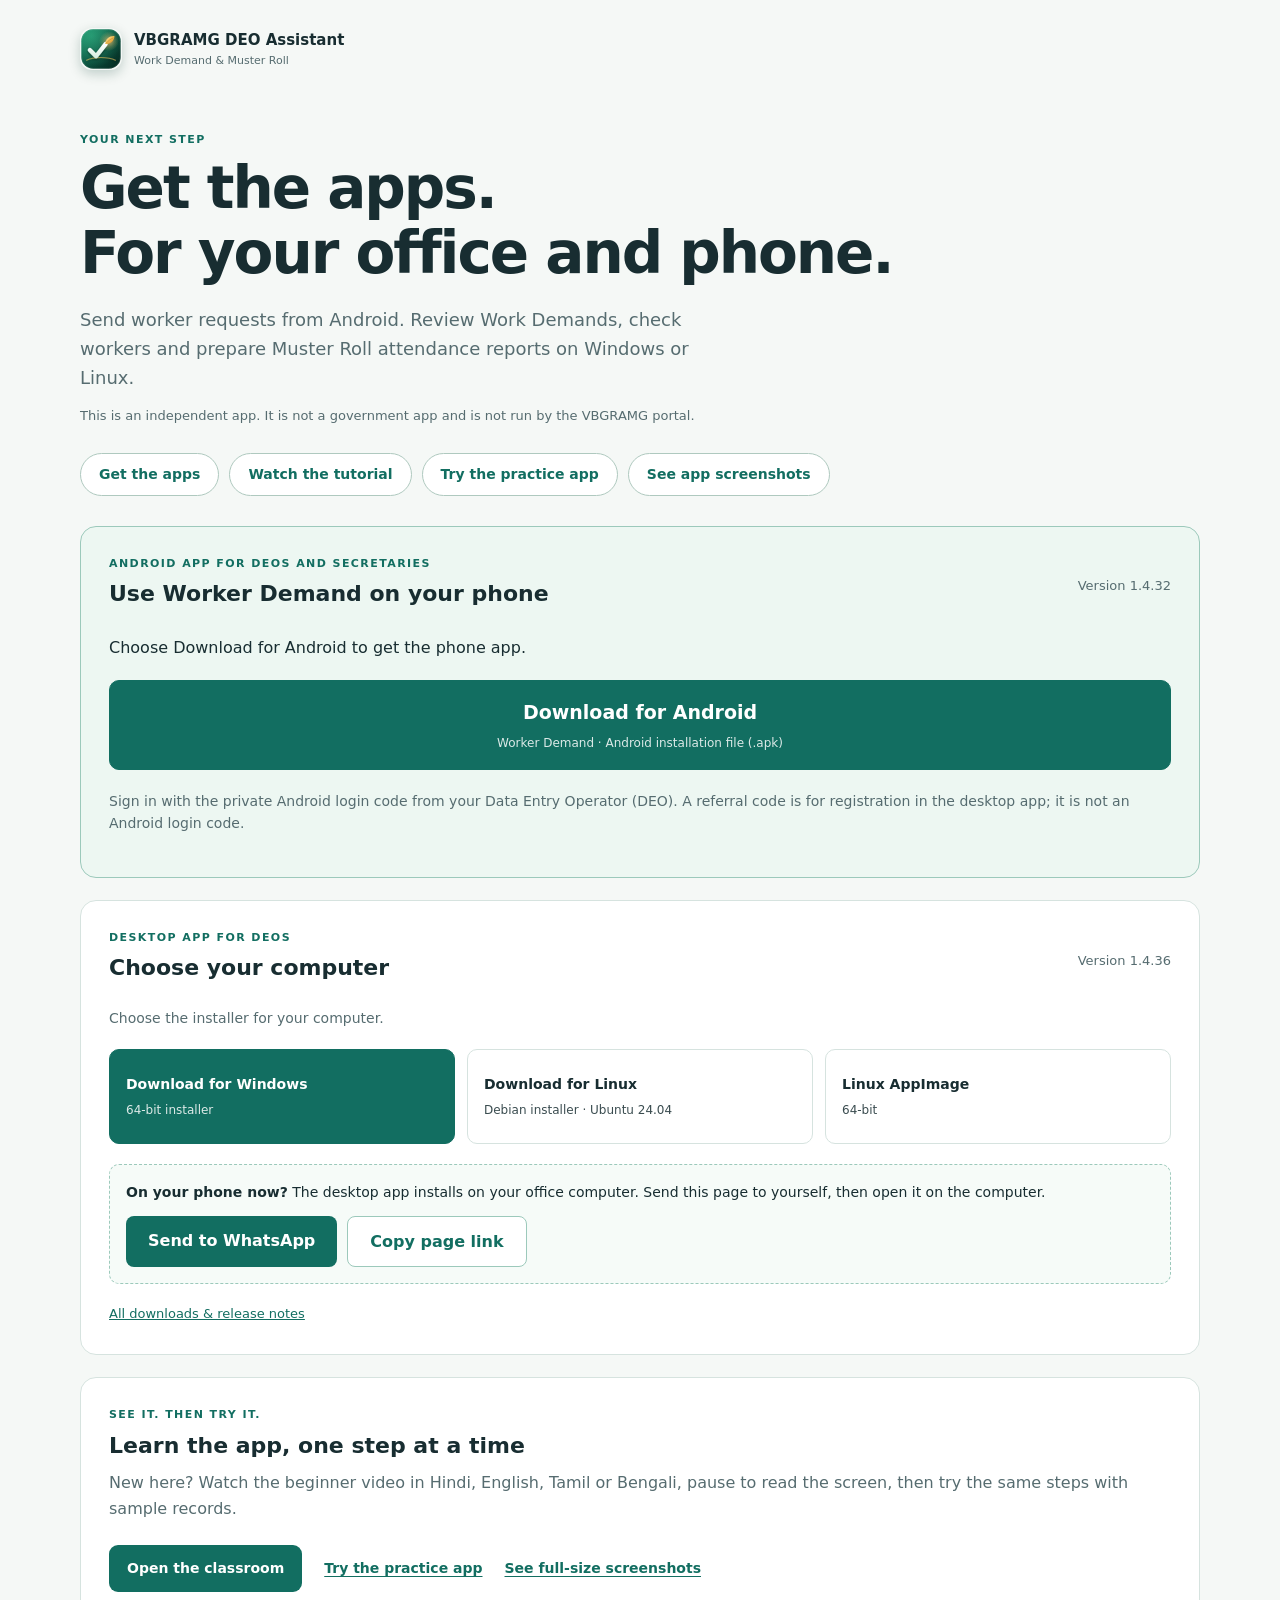
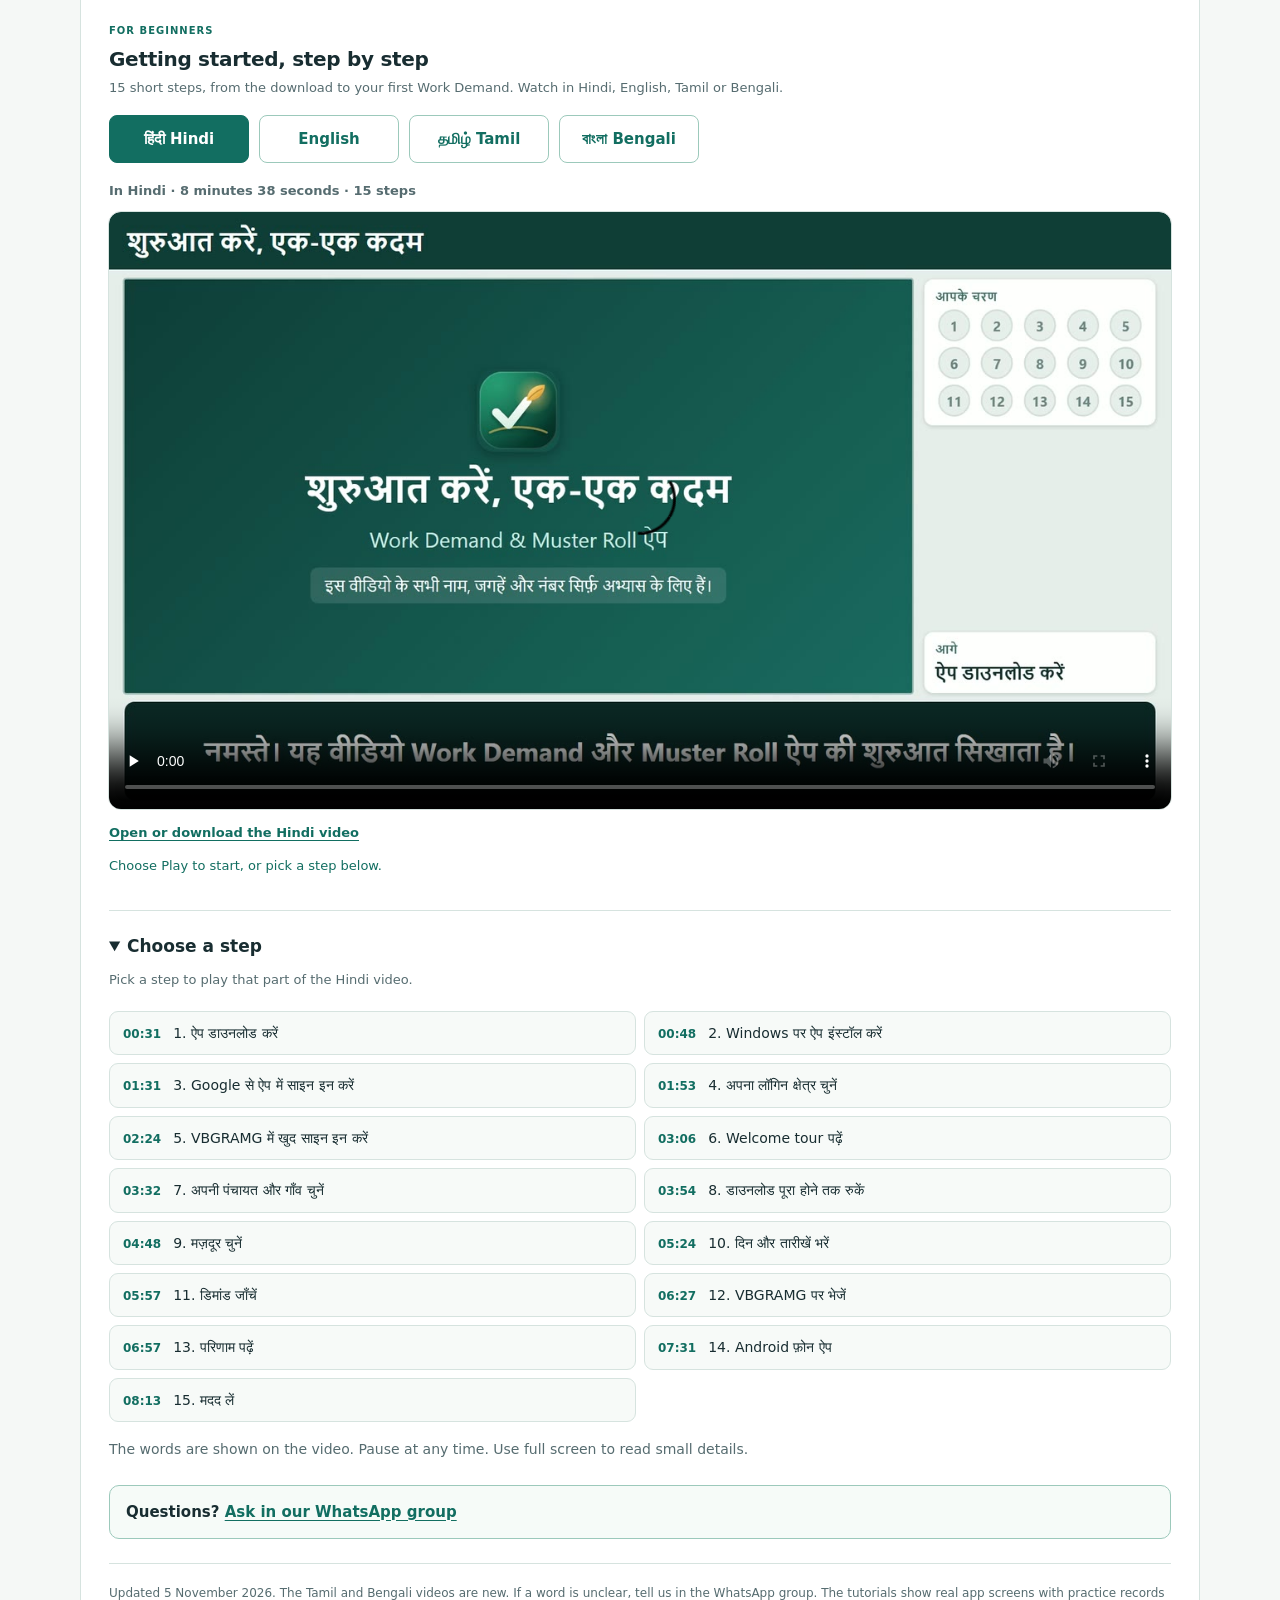
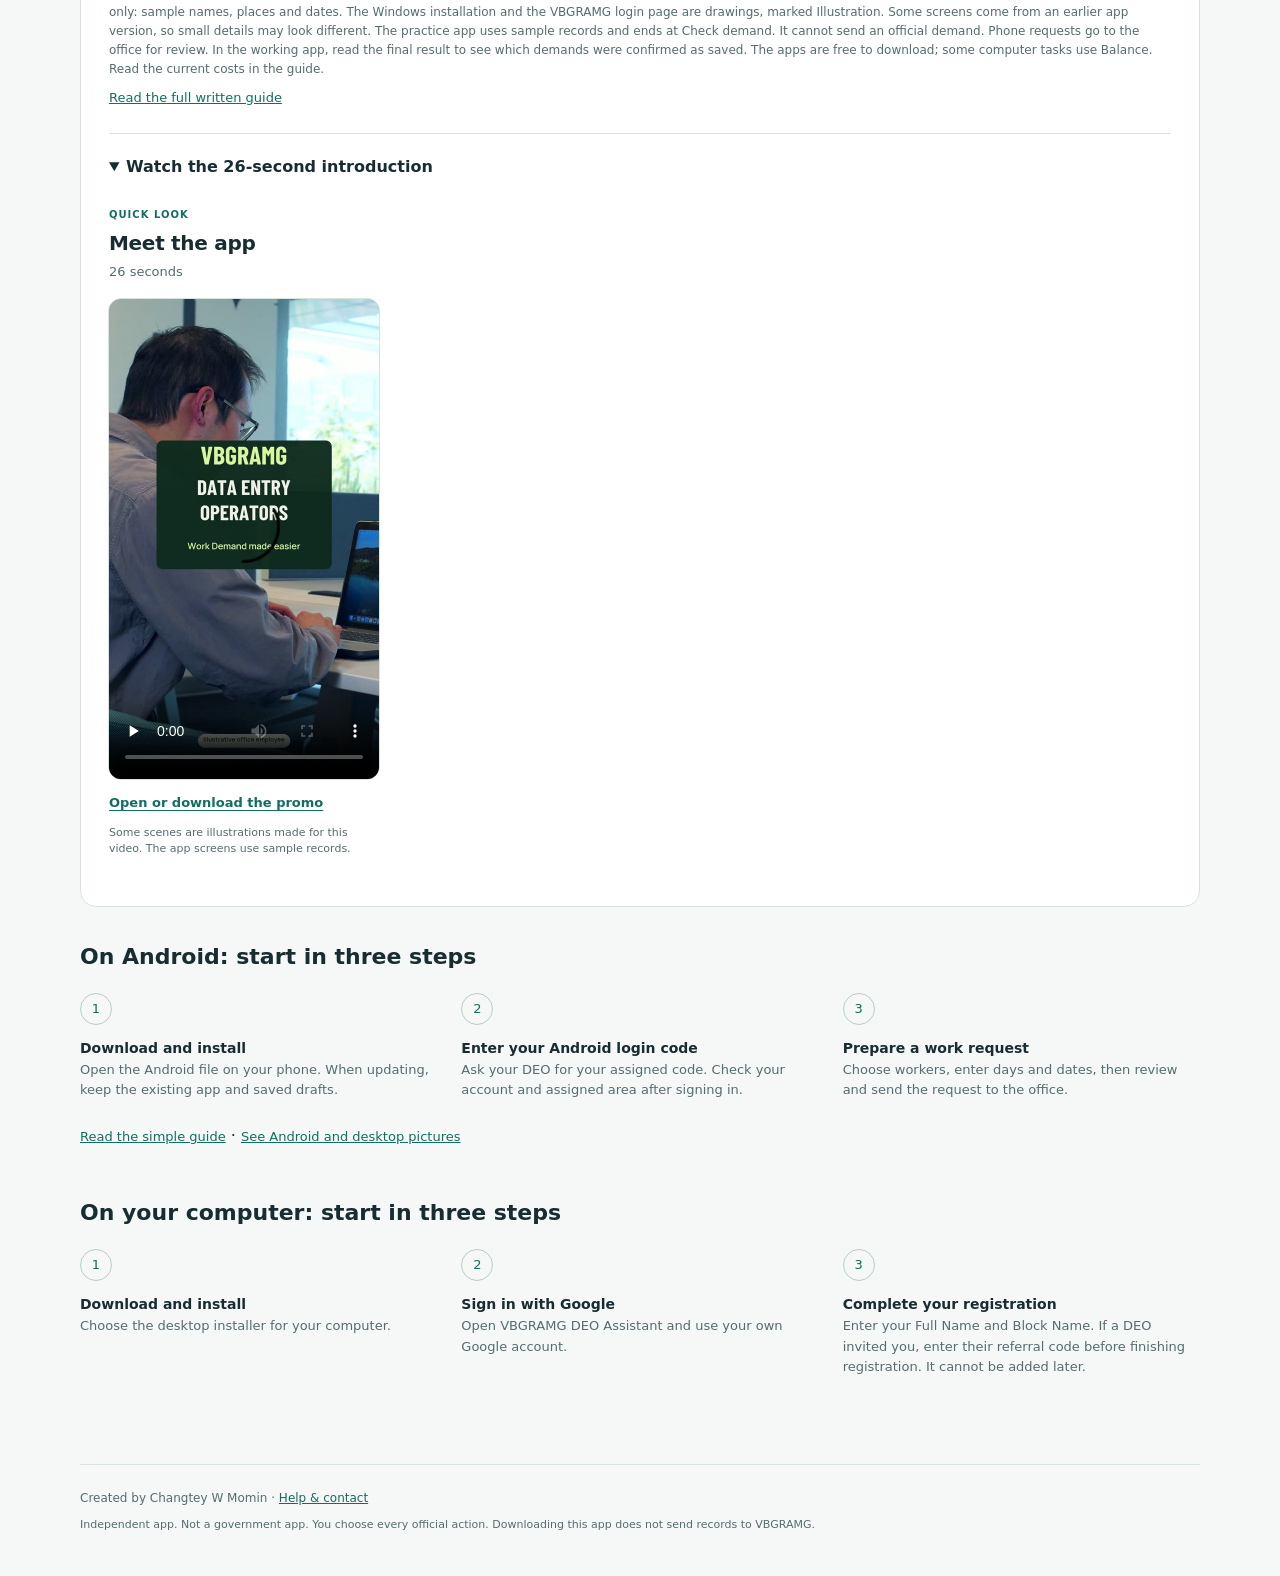
<file: docs/index.html>
<!doctype html>
<html lang="en">
<head>
  <meta charset="utf-8">
  <meta name="viewport" content="width=device-width,initial-scale=1">
  <meta name="referrer" content="no-referrer">
  <meta http-equiv="Content-Security-Policy" content="default-src 'none'; script-src 'self'; style-src 'self'; img-src 'self'; media-src 'self' https://github.com https://release-assets.githubusercontent.com; connect-src 'self' https://raw.githubusercontent.com https://lsjnyedpttpnajyaguhr.supabase.co; base-uri 'none'; form-action 'none'">
  <meta name="description" content="Download Worker Demand for Android and VBGRAMG DEO Assistant for Windows or Linux. Downloads, step-by-step videos in Hindi, English, Tamil and Bengali, a practice classroom and clear app screenshots.">
  <title>Download the apps for Android, Windows and Linux</title>
  <link rel="stylesheet" href="download.css?v=20261105b">
  <script src="download.js?v=20261111" defer></script>
</head>
<body>
  <header><a class="brand" href="https://github.com/Changtey/Worker-Demand-releases"><img class="brand-mark" src="app-logo.svg?v=20261104" alt="" width="42" height="42"><span>VBGRAMG DEO Assistant<small>Work Demand &amp; Muster Roll</small></span></a></header>
  <main>
    <p class="eyebrow">YOUR NEXT STEP</p>
    <h1>Get the apps.<br>For your office and phone.</h1>
    <p class="intro">Send worker requests from Android. Review Work Demands, check workers and prepare Muster Roll attendance reports on Windows or Linux.</p>
    <p class="independent">This is an independent app. It is not a government app and is not run by the VBGRAMG portal.</p>
    <nav class="quick-links" aria-label="On this page"><a href="#android-downloads">Get the apps</a><a href="#watch">Watch the tutorial</a><a href="learn/practice.html">Try the practice app</a><a href="learn/screenshots.html">See app screenshots</a></nav>
    <section class="invite" id="invitation" aria-labelledby="invitation-heading" hidden>
      <div><p class="eyebrow">YOU HAVE BEEN INVITED</p><h2 id="invitation-heading">Your referral code</h2><p id="invitation-check" role="status">Checking your referral code…</p></div>
      <div class="code-row"><label class="sr-only" for="referral-code">Your referral code</label><input id="referral-code" readonly><button id="copy-code" type="button">Copy code</button></div>
      <p class="benefit" id="invitation-benefit" hidden>Get <strong>+50 to your free balance</strong> when you register with this code, your Full Name and Block Name. Your welcome gift adds a separate 100 to your free balance.</p>
      <p id="copy-result" role="status"></p>
    </section>
    <section class="downloads" id="android-downloads" aria-labelledby="android-heading">
      <div class="section-heading"><div><p class="eyebrow">ANDROID APP FOR DEOS AND SECRETARIES</p><h2 id="android-heading">Use Worker Demand on your phone</h2></div><span id="android-version" class="version">Version 1.4.32</span></div>
      <p id="android-status" role="status">Choose Download for Android to get the phone app.</p>
      <!-- The four download links on this page work even on phones that cannot check the download list.
           tools/publish_referral_download_page.py refuses to publish them if they differ from the live list. -->
      <div class="download-options android-options">
        <a id="android" class="download primary" href="https://github.com/Changtey/Worker-Demand-releases/releases/download/v1.4.32/Worker-Demand-1.4.32.apk"><strong>Download for Android</strong><span>Worker Demand · Android installation file (.apk)</span></a>
      </div>
      <p class="download-help">Sign in with the private Android login code from your Data Entry Operator (DEO). A referral code is for registration in the desktop app; it is not an Android login code.</p>
    </section>
    <section class="downloads" id="computer-downloads" aria-labelledby="download-heading">
      <div class="section-heading"><div><p class="eyebrow">DESKTOP APP FOR DEOS</p><h2 id="download-heading">Choose your computer</h2></div><span id="version" class="version">Version 1.4.36</span></div>
      <p id="download-status" role="status">Choose the installer for your computer.</p>
      <div class="download-options">
        <a id="windows" class="download primary" href="https://github.com/Changtey/Worker-Demand-releases/releases/download/v1.4.36/VBGRAMG-DEO-Assistant-1.4.36-Setup.exe"><strong>Download for Windows</strong><span>64-bit installer</span></a>
        <a id="linux-deb" class="download" href="https://github.com/Changtey/Worker-Demand-releases/releases/download/v1.4.36/VBGRAMG-DEO-Assistant-1.4.36-Linux-x64.deb"><strong>Download for Linux</strong><span>Debian installer · Ubuntu 24.04</span></a>
        <a id="linux-appimage" class="download" href="https://github.com/Changtey/Worker-Demand-releases/releases/download/v1.4.36/VBGRAMG-DEO-Assistant-1.4.36-Linux-x64.AppImage"><strong>Linux AppImage</strong><span>64-bit</span></a>
      </div>
      <div class="send-to-computer">
        <p><strong>On your phone now?</strong> The desktop app installs on your office computer. Send this page to yourself, then open it on the computer.</p>
        <div class="send-actions"><a class="send-whatsapp" href="https://wa.me/?text=VBGRAMG%20DEO%20Assistant%20for%20your%20office%20computer.%20Open%20this%20page%20on%20the%20computer%2C%20then%20choose%20Download%20for%20Windows%3A%20https%3A%2F%2Fchangtey.github.io%2FWorker-Demand-releases%2F%23computer-downloads" rel="noopener">Send to WhatsApp</a><button id="copy-page-link" type="button">Copy page link</button></div>
        <p id="copy-page-result" role="status"></p>
      </div>
      <a class="text-link" href="https://github.com/Changtey/Worker-Demand-releases">All downloads &amp; release notes</a>
    </section>
    <section class="watch" id="watch" aria-labelledby="watch-heading">
      <p class="eyebrow">SEE IT. THEN TRY IT.</p>
      <h2 id="watch-heading">Learn the app, one step at a time</h2>
      <p class="watch-intro">New here? Watch the beginner video in Hindi, English, Tamil or Bengali, pause to read the screen, then try the same steps with sample records.</p>
      <div class="learning-actions"><a class="learn-primary" href="learn/classroom.html">Open the classroom</a><a href="learn/practice.html">Try the practice app</a><a href="learn/screenshots.html">See full-size screenshots</a></div>
      <div class="video-grid">
        <article class="video-card tutorial-card" aria-labelledby="tutorial-heading">
          <div class="video-heading"><span class="video-kind">FOR BEGINNERS</span><h3 id="tutorial-heading">Getting started, step by step</h3><p>15 short steps, from the download to your first Work Demand. Watch in Hindi, English, Tamil or Bengali.</p></div>
          <div class="language-choice" role="group" aria-label="Video language">
            <button type="button" data-tutorial-language="hi" aria-pressed="true" aria-controls="tutorial-hi"><span lang="hi">हिंदी</span> Hindi</button>
            <button type="button" data-tutorial-language="en" aria-pressed="false" aria-controls="tutorial-en">English</button>
            <button type="button" data-tutorial-language="ta" aria-pressed="false" aria-controls="tutorial-ta"><span lang="ta">தமிழ்</span> Tamil</button>
            <button type="button" data-tutorial-language="bn" aria-pressed="false" aria-controls="tutorial-bn"><span lang="bn">বাংলা</span> Bengali</button>
          </div>
          <!-- Step times come from the chapter marks in each finished video. -->
          <div class="tutorial-panel" id="tutorial-hi" data-tutorial-panel="hi">
            <p class="tutorial-length">In Hindi · 8 minutes 38 seconds · 15 steps</p>
            <video id="tutorial-video-hi" controls playsinline preload="none" width="1280" height="720" poster="videos/Getting-Started-Hindi-cover.jpg?v=20261105" aria-label="Tutorial in Hindi: Getting started, step by step">
              <source src="videos/Getting-Started-Hindi.mp4?v=20261105" type="video/mp4">
              <track kind="captions" src="videos/Getting-Started-Hindi.vtt?v=20261105" srclang="hi" label="हिंदी (Hindi)">
              Your browser cannot play this video. Use the video link below.
            </video>
            <div class="video-actions"><a class="video-link" href="videos/Getting-Started-Hindi.mp4">Open or download the Hindi video</a></div>
            <p class="lesson-status" role="status">Choose Play to start, or pick a step below.</p>
            <details class="lessons" open><summary>Choose a step</summary><p>Pick a step to play that part of the Hindi video.</p><ol class="chapter-list" lang="hi">
<li><button type="button" data-lesson-time="31.240" data-lesson-step="1" data-lesson-title="ऐप डाउनलोड करें"><span class="chapter-time">00:31</span><span>1. ऐप डाउनलोड करें</span></button></li>
<li><button type="button" data-lesson-time="48.560" data-lesson-step="2" data-lesson-title="Windows पर ऐप इंस्टॉल करें"><span class="chapter-time">00:48</span><span>2. Windows पर ऐप इंस्टॉल करें</span></button></li>
<li><button type="button" data-lesson-time="91.120" data-lesson-step="3" data-lesson-title="Google से ऐप में साइन इन करें"><span class="chapter-time">01:31</span><span>3. Google से ऐप में साइन इन करें</span></button></li>
<li><button type="button" data-lesson-time="113.960" data-lesson-step="4" data-lesson-title="अपना लॉगिन क्षेत्र चुनें"><span class="chapter-time">01:53</span><span>4. अपना लॉगिन क्षेत्र चुनें</span></button></li>
<li><button type="button" data-lesson-time="144.520" data-lesson-step="5" data-lesson-title="VBGRAMG में खुद साइन इन करें"><span class="chapter-time">02:24</span><span>5. VBGRAMG में खुद साइन इन करें</span></button></li>
<li><button type="button" data-lesson-time="186.040" data-lesson-step="6" data-lesson-title="Welcome tour पढ़ें"><span class="chapter-time">03:06</span><span>6. Welcome tour पढ़ें</span></button></li>
<li><button type="button" data-lesson-time="212.960" data-lesson-step="7" data-lesson-title="अपनी पंचायत और गाँव चुनें"><span class="chapter-time">03:32</span><span>7. अपनी पंचायत और गाँव चुनें</span></button></li>
<li><button type="button" data-lesson-time="234.600" data-lesson-step="8" data-lesson-title="डाउनलोड पूरा होने तक रुकें"><span class="chapter-time">03:54</span><span>8. डाउनलोड पूरा होने तक रुकें</span></button></li>
<li><button type="button" data-lesson-time="288.680" data-lesson-step="9" data-lesson-title="मज़दूर चुनें"><span class="chapter-time">04:48</span><span>9. मज़दूर चुनें</span></button></li>
<li><button type="button" data-lesson-time="324.760" data-lesson-step="10" data-lesson-title="दिन और तारीखें भरें"><span class="chapter-time">05:24</span><span>10. दिन और तारीखें भरें</span></button></li>
<li><button type="button" data-lesson-time="357.200" data-lesson-step="11" data-lesson-title="डिमांड जाँचें"><span class="chapter-time">05:57</span><span>11. डिमांड जाँचें</span></button></li>
<li><button type="button" data-lesson-time="387.520" data-lesson-step="12" data-lesson-title="VBGRAMG पर भेजें"><span class="chapter-time">06:27</span><span>12. VBGRAMG पर भेजें</span></button></li>
<li><button type="button" data-lesson-time="417.400" data-lesson-step="13" data-lesson-title="परिणाम पढ़ें"><span class="chapter-time">06:57</span><span>13. परिणाम पढ़ें</span></button></li>
<li><button type="button" data-lesson-time="451.280" data-lesson-step="14" data-lesson-title="Android फ़ोन ऐप"><span class="chapter-time">07:31</span><span>14. Android फ़ोन ऐप</span></button></li>
<li><button type="button" data-lesson-time="493.520" data-lesson-step="15" data-lesson-title="मदद लें"><span class="chapter-time">08:13</span><span>15. मदद लें</span></button></li>
</ol></details>
          </div>
          <div class="tutorial-panel" id="tutorial-en" data-tutorial-panel="en" hidden>
            <p class="tutorial-length">In English · 8 minutes · 15 steps</p>
            <video id="tutorial-video-en" controls playsinline preload="none" width="1280" height="720" poster="videos/Getting-Started-English-cover.jpg?v=20261105" aria-label="Tutorial in English: Getting started, step by step">
              <source src="videos/Getting-Started-English.mp4?v=20261105" type="video/mp4">
              <track kind="captions" src="videos/Getting-Started-English.vtt?v=20261105" srclang="en" label="English">
              Your browser cannot play this video. Use the video link below.
            </video>
            <div class="video-actions"><a class="video-link" href="videos/Getting-Started-English.mp4">Open or download the English video</a></div>
            <p class="lesson-status" role="status">Choose Play to start, or pick a step below.</p>
            <details class="lessons" open><summary>Choose a step</summary><p>Pick a step to play that part of the English video.</p><ol class="chapter-list">
<li><button type="button" data-lesson-time="29.480" data-lesson-step="1" data-lesson-title="Download the apps"><span class="chapter-time">00:29</span><span>1. Download the apps</span></button></li>
<li><button type="button" data-lesson-time="47.560" data-lesson-step="2" data-lesson-title="Install the app on Windows"><span class="chapter-time">00:47</span><span>2. Install the app on Windows</span></button></li>
<li><button type="button" data-lesson-time="83.440" data-lesson-step="3" data-lesson-title="Sign in to the app with Google"><span class="chapter-time">01:23</span><span>3. Sign in to the app with Google</span></button></li>
<li><button type="button" data-lesson-time="104.080" data-lesson-step="4" data-lesson-title="Choose your login area"><span class="chapter-time">01:44</span><span>4. Choose your login area</span></button></li>
<li><button type="button" data-lesson-time="131.320" data-lesson-step="5" data-lesson-title="Sign in to VBGRAMG yourself"><span class="chapter-time">02:11</span><span>5. Sign in to VBGRAMG yourself</span></button></li>
<li><button type="button" data-lesson-time="170.760" data-lesson-step="6" data-lesson-title="Read the Welcome tour"><span class="chapter-time">02:50</span><span>6. Read the Welcome tour</span></button></li>
<li><button type="button" data-lesson-time="196.920" data-lesson-step="7" data-lesson-title="Choose your Panchayat and Village"><span class="chapter-time">03:16</span><span>7. Choose your Panchayat and Village</span></button></li>
<li><button type="button" data-lesson-time="215.720" data-lesson-step="8" data-lesson-title="Wait for the download to finish"><span class="chapter-time">03:35</span><span>8. Wait for the download to finish</span></button></li>
<li><button type="button" data-lesson-time="267.240" data-lesson-step="9" data-lesson-title="Choose the workers"><span class="chapter-time">04:27</span><span>9. Choose the workers</span></button></li>
<li><button type="button" data-lesson-time="300.160" data-lesson-step="10" data-lesson-title="Enter the days and dates"><span class="chapter-time">05:00</span><span>10. Enter the days and dates</span></button></li>
<li><button type="button" data-lesson-time="329.040" data-lesson-step="11" data-lesson-title="Check the demand"><span class="chapter-time">05:29</span><span>11. Check the demand</span></button></li>
<li><button type="button" data-lesson-time="355.560" data-lesson-step="12" data-lesson-title="Send to VBGRAMG"><span class="chapter-time">05:55</span><span>12. Send to VBGRAMG</span></button></li>
<li><button type="button" data-lesson-time="385.880" data-lesson-step="13" data-lesson-title="Read the result"><span class="chapter-time">06:25</span><span>13. Read the result</span></button></li>
<li><button type="button" data-lesson-time="416.040" data-lesson-step="14" data-lesson-title="Use the Android phone app"><span class="chapter-time">06:56</span><span>14. Use the Android phone app</span></button></li>
<li><button type="button" data-lesson-time="457.080" data-lesson-step="15" data-lesson-title="Get help"><span class="chapter-time">07:37</span><span>15. Get help</span></button></li>
</ol></details>
          </div>
          <div class="tutorial-panel" id="tutorial-ta" data-tutorial-panel="ta" hidden>
            <p class="tutorial-length">In Tamil · 9 minutes 45 seconds · 15 steps</p>
            <video id="tutorial-video-ta" controls playsinline preload="none" width="1280" height="720" poster="videos/Getting-Started-Tamil-cover.jpg?v=20261105" aria-label="Tutorial in Tamil: Getting started, step by step">
              <source src="videos/Getting-Started-Tamil.mp4?v=20261105" type="video/mp4">
              <track kind="captions" src="videos/Getting-Started-Tamil.vtt?v=20261105" srclang="ta" label="தமிழ் (Tamil)">
              Your browser cannot play this video. Use the video link below.
            </video>
            <div class="video-actions"><a class="video-link" href="videos/Getting-Started-Tamil.mp4">Open or download the Tamil video</a></div>
            <p class="lesson-status" role="status">Choose Play to start, or pick a step below.</p>
            <details class="lessons" open><summary>Choose a step</summary><p>Pick a step to play that part of the Tamil video.</p><ol class="chapter-list" lang="ta">
<li><button type="button" data-lesson-time="36.480" data-lesson-step="1" data-lesson-title="ஆப்களை டவுன்லோடு செய்யுங்கள்"><span class="chapter-time">00:36</span><span>1. ஆப்களை டவுன்லோடு செய்யுங்கள்</span></button></li>
<li><button type="button" data-lesson-time="55.680" data-lesson-step="2" data-lesson-title="Windows கம்ப்யூட்டரில் ஆப்பை இன்ஸ்டால் செய்யுங்கள்"><span class="chapter-time">00:55</span><span>2. Windows கம்ப்யூட்டரில் ஆப்பை இன்ஸ்டால் செய்யுங்கள்</span></button></li>
<li><button type="button" data-lesson-time="102.000" data-lesson-step="3" data-lesson-title="Google மூலம் ஆப்பில் சைன் இன் செய்யுங்கள்"><span class="chapter-time">01:42</span><span>3. Google மூலம் ஆப்பில் சைன் இன் செய்யுங்கள்</span></button></li>
<li><button type="button" data-lesson-time="126.240" data-lesson-step="4" data-lesson-title="உங்கள் லாகின் பகுதியைத் தேர்ந்தெடுங்கள்"><span class="chapter-time">02:06</span><span>4. உங்கள் லாகின் பகுதியைத் தேர்ந்தெடுங்கள்</span></button></li>
<li><button type="button" data-lesson-time="165.360" data-lesson-step="5" data-lesson-title="VBGRAMG-ல் நீங்களே சைன் இன் செய்யுங்கள்"><span class="chapter-time">02:45</span><span>5. VBGRAMG-ல் நீங்களே சைன் இன் செய்யுங்கள்</span></button></li>
<li><button type="button" data-lesson-time="213.360" data-lesson-step="6" data-lesson-title="Welcome tour பாருங்கள்"><span class="chapter-time">03:33</span><span>6. Welcome tour பாருங்கள்</span></button></li>
<li><button type="button" data-lesson-time="241.360" data-lesson-step="7" data-lesson-title="உங்கள் Panchayat, Village தேர்ந்தெடுங்கள்"><span class="chapter-time">04:01</span><span>7. உங்கள் Panchayat, Village தேர்ந்தெடுங்கள்</span></button></li>
<li><button type="button" data-lesson-time="267.880" data-lesson-step="8" data-lesson-title="டவுன்லோடு முடியும் வரை காத்திருங்கள்"><span class="chapter-time">04:27</span><span>8. டவுன்லோடு முடியும் வரை காத்திருங்கள்</span></button></li>
<li><button type="button" data-lesson-time="325.920" data-lesson-step="9" data-lesson-title="தொழிலாளர்களைத் தேர்ந்தெடுங்கள்"><span class="chapter-time">05:25</span><span>9. தொழிலாளர்களைத் தேர்ந்தெடுங்கள்</span></button></li>
<li><button type="button" data-lesson-time="366.680" data-lesson-step="10" data-lesson-title="நாட்களையும் தேதிகளையும் நிரப்புங்கள்"><span class="chapter-time">06:06</span><span>10. நாட்களையும் தேதிகளையும் நிரப்புங்கள்</span></button></li>
<li><button type="button" data-lesson-time="404.080" data-lesson-step="11" data-lesson-title="டிமாண்டைச் சரிபாருங்கள்"><span class="chapter-time">06:44</span><span>11. டிமாண்டைச் சரிபாருங்கள்</span></button></li>
<li><button type="button" data-lesson-time="438.200" data-lesson-step="12" data-lesson-title="VBGRAMG போர்ட்டலுக்கு அனுப்புங்கள்"><span class="chapter-time">07:18</span><span>12. VBGRAMG போர்ட்டலுக்கு அனுப்புங்கள்</span></button></li>
<li><button type="button" data-lesson-time="475.280" data-lesson-step="13" data-lesson-title="முடிவைப் படியுங்கள்"><span class="chapter-time">07:55</span><span>13. முடிவைப் படியுங்கள்</span></button></li>
<li><button type="button" data-lesson-time="512.960" data-lesson-step="14" data-lesson-title="Android போன் ஆப்பைப் பயன்படுத்துங்கள்"><span class="chapter-time">08:32</span><span>14. Android போன் ஆப்பைப் பயன்படுத்துங்கள்</span></button></li>
<li><button type="button" data-lesson-time="560.240" data-lesson-step="15" data-lesson-title="உதவி பெறுங்கள்"><span class="chapter-time">09:20</span><span>15. உதவி பெறுங்கள்</span></button></li>
</ol></details>
          </div>
          <div class="tutorial-panel" id="tutorial-bn" data-tutorial-panel="bn" hidden>
            <p class="tutorial-length">In Bengali · 8 minutes 39 seconds · 15 steps</p>
            <video id="tutorial-video-bn" controls playsinline preload="none" width="1280" height="720" poster="videos/Getting-Started-Bengali-cover.jpg?v=20261105" aria-label="Tutorial in Bengali: Getting started, step by step">
              <source src="videos/Getting-Started-Bengali.mp4?v=20261105" type="video/mp4">
              <track kind="captions" src="videos/Getting-Started-Bengali.vtt?v=20261105" srclang="bn" label="বাংলা (Bengali)">
              Your browser cannot play this video. Use the video link below.
            </video>
            <div class="video-actions"><a class="video-link" href="videos/Getting-Started-Bengali.mp4">Open or download the Bengali video</a></div>
            <p class="lesson-status" role="status">Choose Play to start, or pick a step below.</p>
            <details class="lessons" open><summary>Choose a step</summary><p>Pick a step to play that part of the Bengali video.</p><ol class="chapter-list" lang="bn">
<li><button type="button" data-lesson-time="32.440" data-lesson-step="1" data-lesson-title="অ্যাপ ডাউনলোড করুন"><span class="chapter-time">00:32</span><span>1. অ্যাপ ডাউনলোড করুন</span></button></li>
<li><button type="button" data-lesson-time="51.120" data-lesson-step="2" data-lesson-title="Windows কম্পিউটারে অ্যাপ ইনস্টল করুন"><span class="chapter-time">00:51</span><span>2. Windows কম্পিউটারে অ্যাপ ইনস্টল করুন</span></button></li>
<li><button type="button" data-lesson-time="93.080" data-lesson-step="3" data-lesson-title="Google দিয়ে অ্যাপে সাইন ইন করুন"><span class="chapter-time">01:33</span><span>3. Google দিয়ে অ্যাপে সাইন ইন করুন</span></button></li>
<li><button type="button" data-lesson-time="115.320" data-lesson-step="4" data-lesson-title="আপনার লগইন এলাকা বেছে নিন"><span class="chapter-time">01:55</span><span>4. আপনার লগইন এলাকা বেছে নিন</span></button></li>
<li><button type="button" data-lesson-time="148.480" data-lesson-step="5" data-lesson-title="VBGRAMG পোর্টালে নিজে সাইন ইন করুন"><span class="chapter-time">02:28</span><span>5. VBGRAMG পোর্টালে নিজে সাইন ইন করুন</span></button></li>
<li><button type="button" data-lesson-time="189.880" data-lesson-step="6" data-lesson-title="Welcome tour দেখুন"><span class="chapter-time">03:09</span><span>6. Welcome tour দেখুন</span></button></li>
<li><button type="button" data-lesson-time="215.760" data-lesson-step="7" data-lesson-title="আপনার Panchayat আর Village বেছে নিন"><span class="chapter-time">03:35</span><span>7. আপনার Panchayat আর Village বেছে নিন</span></button></li>
<li><button type="button" data-lesson-time="239.040" data-lesson-step="8" data-lesson-title="ডাউনলোড শেষ হওয়া পর্যন্ত অপেক্ষা করুন"><span class="chapter-time">03:59</span><span>8. ডাউনলোড শেষ হওয়া পর্যন্ত অপেক্ষা করুন</span></button></li>
<li><button type="button" data-lesson-time="292.440" data-lesson-step="9" data-lesson-title="শ্রমিকদের বেছে নিন"><span class="chapter-time">04:52</span><span>9. শ্রমিকদের বেছে নিন</span></button></li>
<li><button type="button" data-lesson-time="325.640" data-lesson-step="10" data-lesson-title="দিন আর তারিখ লিখুন"><span class="chapter-time">05:25</span><span>10. দিন আর তারিখ লিখুন</span></button></li>
<li><button type="button" data-lesson-time="358.200" data-lesson-step="11" data-lesson-title="ডিমান্ড যাচাই করুন"><span class="chapter-time">05:58</span><span>11. ডিমান্ড যাচাই করুন</span></button></li>
<li><button type="button" data-lesson-time="388.160" data-lesson-step="12" data-lesson-title="VBGRAMG পোর্টালে পাঠান"><span class="chapter-time">06:28</span><span>12. VBGRAMG পোর্টালে পাঠান</span></button></li>
<li><button type="button" data-lesson-time="419.320" data-lesson-step="13" data-lesson-title="ফলাফল পড়ুন"><span class="chapter-time">06:59</span><span>13. ফলাফল পড়ুন</span></button></li>
<li><button type="button" data-lesson-time="451.480" data-lesson-step="14" data-lesson-title="Android ফোনের অ্যাপ ব্যবহার করুন"><span class="chapter-time">07:31</span><span>14. Android ফোনের অ্যাপ ব্যবহার করুন</span></button></li>
<li><button type="button" data-lesson-time="495.000" data-lesson-step="15" data-lesson-title="সাহায্য নিন"><span class="chapter-time">08:15</span><span>15. সাহায্য নিন</span></button></li>
</ol></details>
          </div>
          <p class="video-help">The words are shown on the video. Pause at any time. Use full screen to read small details.</p>
        </article>
      </div>
      <p class="ask-group">Questions? <a href="join/">Ask in our WhatsApp group</a></p>
      <p class="watch-footnote">Updated 5 November 2026. The Tamil and Bengali videos are new. If a word is unclear, tell us in the WhatsApp group. The tutorials show real app screens with practice records only: sample names, places and dates. The Windows installation and the VBGRAMG login page are drawings, marked Illustration. Some screens come from an earlier app version, so small details may look different. The practice app uses sample records and ends at Check demand. It cannot send an official demand. Phone requests go to the office for review. In the working app, read the final result to see which demands were confirmed as saved. The apps are free to download; some computer tasks use Balance. Read the current costs in the guide.</p>
      <a class="text-link" href="https://github.com/Changtey/Worker-Demand-releases/blob/main/docs/USER_GUIDE.md">Read the full written guide</a>
      <details class="promo-preview" open><summary>Watch the 26-second introduction</summary>
        <article class="video-card promo-card" aria-labelledby="promo-heading">
          <div class="video-heading"><span class="video-kind">QUICK LOOK</span><h3 id="promo-heading">Meet the app</h3><p>26 seconds</p></div>
          <video id="promo-video" controls playsinline preload="none" width="1080" height="1920" poster="videos/promo-26-cover.jpg?v=20261104" aria-label="Promo video: meet Work Demand and Muster Roll">
            <source src="videos/Work-Demand-Promo-26s.mp4?v=20261104" type="video/mp4">
            <track kind="captions" src="videos/promo-26-en.vtt?v=20261104" srclang="en" label="English">
            Your browser cannot play this video. Use the video link below.
          </video>
          <a class="video-link" href="videos/Work-Demand-Promo-26s.mp4">Open or download the promo</a>
          <p class="video-note">Some scenes are illustrations made for this video. The app screens use sample records.</p>
        </article>
      </details>
    </section>
    <section class="steps" aria-labelledby="phone-start-heading"><h2 id="phone-start-heading">On Android: start in three steps</h2>
      <ol><li><strong>Download and install</strong><span>Open the Android file on your phone. When updating, keep the existing app and saved drafts.</span></li><li><strong>Enter your Android login code</strong><span>Ask your DEO for your assigned code. Check your account and assigned area after signing in.</span></li><li><strong>Prepare a work request</strong><span>Choose workers, enter days and dates, then review and send the request to the office.</span></li></ol>
      <a class="text-link" href="https://github.com/Changtey/Worker-Demand-releases/blob/main/docs/USER_GUIDE.md">Read the simple guide</a> · <a class="text-link" href="https://github.com/Changtey/Worker-Demand-releases#see-the-app">See Android and desktop pictures</a>
    </section>
    <section class="steps" aria-labelledby="start-heading"><h2 id="start-heading">On your computer: start in three steps</h2>
      <ol><li><strong>Download and install</strong><span>Choose the desktop installer for your computer.</span></li><li><strong>Sign in with Google</strong><span>Open VBGRAMG DEO Assistant and use your own Google account.</span></li><li><strong>Complete your registration</strong><span>Enter your Full Name and Block Name. If a DEO invited you, enter their referral code before finishing registration. It cannot be added later.</span></li></ol>
      <p id="reward-terms" hidden>Your inviter receives 50 in free balance after your first completed, checked Work Demand that uses free balance. Downloading or signing up alone does not earn their reward.</p>
    </section>
  </main>
  <footer>Created by Changtey W Momin · <a href="mailto:changwatre@gmail.com">Help &amp; contact</a><p>Independent app. Not a government app. You choose every official action. Downloading this app does not send records to VBGRAMG.</p></footer>
</body>
</html>
</file>
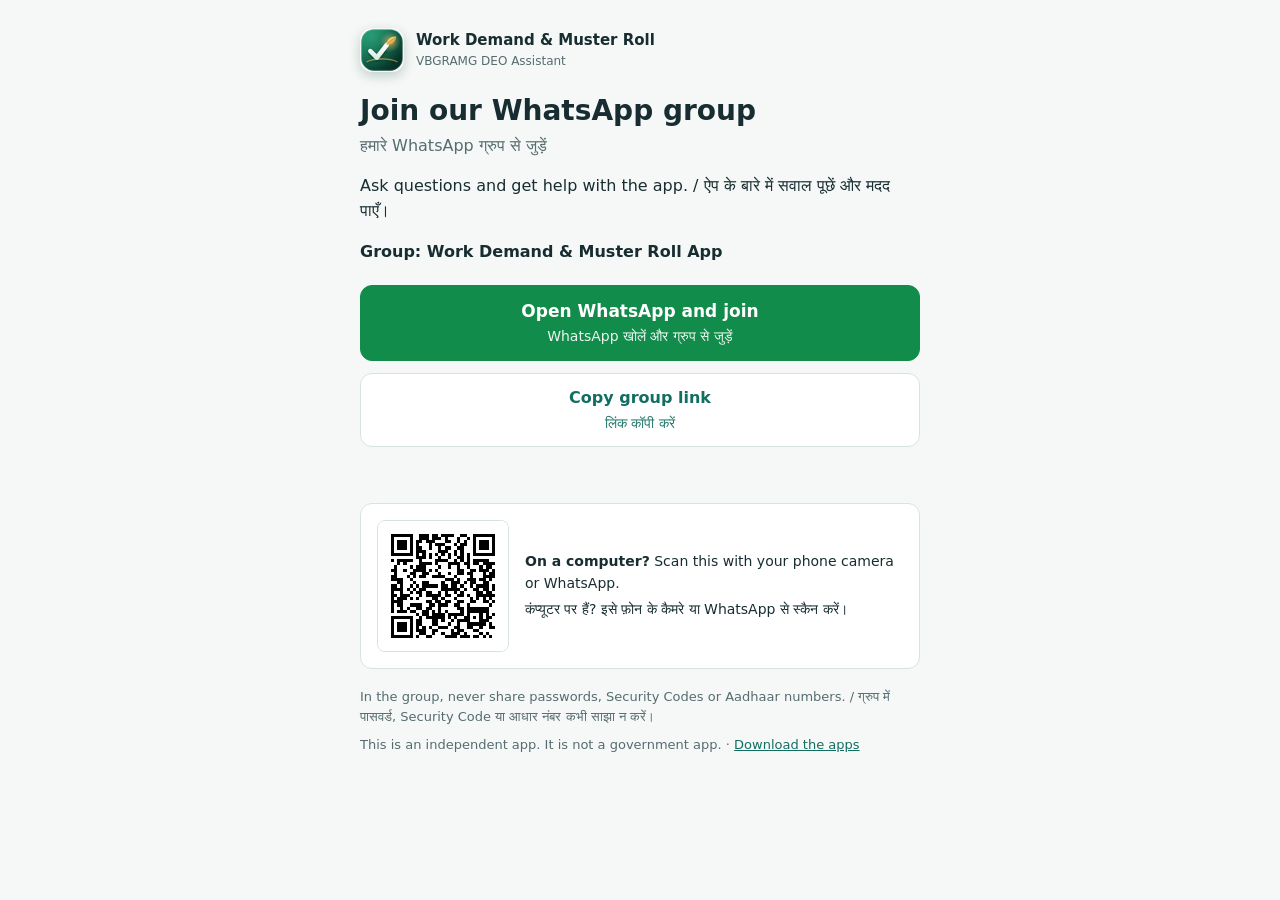
<file: docs/join/index.html>
<!doctype html>
<html lang="en">
<head>
  <meta charset="utf-8">
  <meta name="viewport" content="width=device-width,initial-scale=1">
  <meta name="referrer" content="no-referrer">
  <meta http-equiv="Content-Security-Policy" content="default-src 'none'; script-src 'self'; style-src 'self'; img-src 'self'; base-uri 'none'; form-action 'none'">
  <meta name="description" content="Join the Work Demand &amp; Muster Roll App WhatsApp group to ask questions and get help.">
  <title>Join our WhatsApp group</title>
  <link rel="stylesheet" href="join.css?v=20261106">
  <script src="join.js?v=20261106" defer></script>
</head>
<body>
<main>
  <div class="brand"><img src="../app-logo.svg?v=20261104" alt="" width="44" height="44"><span>Work Demand &amp; Muster Roll<small>VBGRAMG DEO Assistant</small></span></div>
  <h1>Join our WhatsApp group</h1>
  <p class="hindi" lang="hi">हमारे WhatsApp ग्रुप से जुड़ें</p>
  <p>Ask questions and get help with the app. / <span lang="hi">ऐप के बारे में सवाल पूछें और मदद पाएँ।</span></p>
  <p class="group-name">Group: Work Demand &amp; Muster Roll App</p>
  <div class="actions">
    <a id="open-whatsapp" class="button whatsapp" href="https://chat.whatsapp.com/Hr2pTgnwVZ9GSPrpVAXqG3" rel="noopener"><span>Open WhatsApp and join</span><small lang="hi">WhatsApp खोलें और ग्रुप से जुड़ें</small></a>
    <a id="open-business" class="button" href="https://chat.whatsapp.com/Hr2pTgnwVZ9GSPrpVAXqG3" rel="noopener" hidden><span>Use WhatsApp Business</span><small lang="hi">WhatsApp Business से खोलें</small></a>
    <a id="open-chrome" class="button" href="https://chat.whatsapp.com/Hr2pTgnwVZ9GSPrpVAXqG3" rel="noopener" hidden><span>Open this page in Chrome</span><small lang="hi">Chrome में खोलें</small></a>
    <button id="copy-link" class="button" type="button"><span>Copy group link</span><small lang="hi">लिंक कॉपी करें</small></button>
  </div>
  <p id="copy-result" role="status"></p>
  <div id="android-help" class="help" hidden>
    <p><b>Opened from Facebook?</b> If WhatsApp does not open, tap <b>Open this page in Chrome</b>, or tap ⋮ at the top and choose <b>Open in Chrome</b>.</p>
    <p lang="hi">अगर WhatsApp नहीं खुलता, तो <b>Chrome में खोलें</b> दबाएँ, या ऊपर ⋮ दबाकर <b>Open in Chrome</b> चुनें।</p>
  </div>
  <div id="iphone-help" class="help" hidden>
    <p><b>Opened from Facebook?</b> If WhatsApp does not open, tap ••• at the top and choose <b>Open in external browser</b>. Then tap the green button again.</p>
    <p lang="hi">अगर WhatsApp नहीं खुलता, तो ऊपर ••• दबाकर <b>Open in external browser</b> चुनें। फिर हरा बटन दोबारा दबाएँ।</p>
  </div>
  <div class="qr">
    <svg role="img" aria-label="QR code for the WhatsApp group" viewBox="0 0 41 41" shape-rendering="crispEdges"><rect width="41" height="41" fill="#fff"/><path d="M4 4h1v1h-1zM5 4h1v1h-1zM6 4h1v1h-1zM7 4h1v1h-1zM8 4h1v1h-1zM9 4h1v1h-1zM10 4h1v1h-1zM13 4h1v1h-1zM14 4h1v1h-1zM15 4h1v1h-1zM17 4h1v1h-1zM18 4h1v1h-1zM20 4h1v1h-1zM21 4h1v1h-1zM22 4h1v1h-1zM23 4h1v1h-1zM26 4h1v1h-1zM27 4h1v1h-1zM30 4h1v1h-1zM31 4h1v1h-1zM32 4h1v1h-1zM33 4h1v1h-1zM34 4h1v1h-1zM35 4h1v1h-1zM36 4h1v1h-1zM4 5h1v1h-1zM10 5h1v1h-1zM13 5h1v1h-1zM14 5h1v1h-1zM15 5h1v1h-1zM17 5h1v1h-1zM18 5h1v1h-1zM19 5h1v1h-1zM21 5h1v1h-1zM25 5h1v1h-1zM28 5h1v1h-1zM30 5h1v1h-1zM36 5h1v1h-1zM4 6h1v1h-1zM6 6h1v1h-1zM7 6h1v1h-1zM8 6h1v1h-1zM10 6h1v1h-1zM12 6h1v1h-1zM13 6h1v1h-1zM15 6h1v1h-1zM16 6h1v1h-1zM17 6h1v1h-1zM21 6h1v1h-1zM22 6h1v1h-1zM25 6h1v1h-1zM27 6h1v1h-1zM30 6h1v1h-1zM32 6h1v1h-1zM33 6h1v1h-1zM34 6h1v1h-1zM36 6h1v1h-1zM4 7h1v1h-1zM6 7h1v1h-1zM7 7h1v1h-1zM8 7h1v1h-1zM10 7h1v1h-1zM12 7h1v1h-1zM16 7h1v1h-1zM18 7h1v1h-1zM19 7h1v1h-1zM20 7h1v1h-1zM24 7h1v1h-1zM26 7h1v1h-1zM27 7h1v1h-1zM30 7h1v1h-1zM32 7h1v1h-1zM33 7h1v1h-1zM34 7h1v1h-1zM36 7h1v1h-1zM4 8h1v1h-1zM6 8h1v1h-1zM7 8h1v1h-1zM8 8h1v1h-1zM10 8h1v1h-1zM12 8h1v1h-1zM13 8h1v1h-1zM16 8h1v1h-1zM19 8h1v1h-1zM21 8h1v1h-1zM22 8h1v1h-1zM25 8h1v1h-1zM26 8h1v1h-1zM30 8h1v1h-1zM32 8h1v1h-1zM33 8h1v1h-1zM34 8h1v1h-1zM36 8h1v1h-1zM4 9h1v1h-1zM10 9h1v1h-1zM12 9h1v1h-1zM13 9h1v1h-1zM14 9h1v1h-1zM19 9h1v1h-1zM20 9h1v1h-1zM21 9h1v1h-1zM24 9h1v1h-1zM26 9h1v1h-1zM30 9h1v1h-1zM36 9h1v1h-1zM4 10h1v1h-1zM5 10h1v1h-1zM6 10h1v1h-1zM7 10h1v1h-1zM8 10h1v1h-1zM9 10h1v1h-1zM10 10h1v1h-1zM12 10h1v1h-1zM14 10h1v1h-1zM16 10h1v1h-1zM18 10h1v1h-1zM20 10h1v1h-1zM22 10h1v1h-1zM24 10h1v1h-1zM26 10h1v1h-1zM28 10h1v1h-1zM30 10h1v1h-1zM31 10h1v1h-1zM32 10h1v1h-1zM33 10h1v1h-1zM34 10h1v1h-1zM35 10h1v1h-1zM36 10h1v1h-1zM12 11h1v1h-1zM13 11h1v1h-1zM14 11h1v1h-1zM16 11h1v1h-1zM19 11h1v1h-1zM22 11h1v1h-1zM25 11h1v1h-1zM26 11h1v1h-1zM28 11h1v1h-1zM4 12h1v1h-1zM6 12h1v1h-1zM7 12h1v1h-1zM8 12h1v1h-1zM9 12h1v1h-1zM10 12h1v1h-1zM13 12h1v1h-1zM18 12h1v1h-1zM19 12h1v1h-1zM20 12h1v1h-1zM21 12h1v1h-1zM24 12h1v1h-1zM26 12h1v1h-1zM28 12h1v1h-1zM30 12h1v1h-1zM31 12h1v1h-1zM32 12h1v1h-1zM33 12h1v1h-1zM34 12h1v1h-1zM6 13h1v1h-1zM8 13h1v1h-1zM13 13h1v1h-1zM14 13h1v1h-1zM15 13h1v1h-1zM16 13h1v1h-1zM18 13h1v1h-1zM22 13h1v1h-1zM23 13h1v1h-1zM24 13h1v1h-1zM25 13h1v1h-1zM27 13h1v1h-1zM28 13h1v1h-1zM30 13h1v1h-1zM31 13h1v1h-1zM33 13h1v1h-1zM34 13h1v1h-1zM35 13h1v1h-1zM36 13h1v1h-1zM5 14h1v1h-1zM10 14h1v1h-1zM12 14h1v1h-1zM13 14h1v1h-1zM14 14h1v1h-1zM19 14h1v1h-1zM22 14h1v1h-1zM25 14h1v1h-1zM28 14h1v1h-1zM32 14h1v1h-1zM34 14h1v1h-1zM35 14h1v1h-1zM4 15h1v1h-1zM5 15h1v1h-1zM8 15h1v1h-1zM11 15h1v1h-1zM12 15h1v1h-1zM13 15h1v1h-1zM14 15h1v1h-1zM16 15h1v1h-1zM18 15h1v1h-1zM25 15h1v1h-1zM26 15h1v1h-1zM29 15h1v1h-1zM30 15h1v1h-1zM32 15h1v1h-1zM33 15h1v1h-1zM34 15h1v1h-1zM36 15h1v1h-1zM5 16h1v1h-1zM10 16h1v1h-1zM11 16h1v1h-1zM14 16h1v1h-1zM15 16h1v1h-1zM19 16h1v1h-1zM22 16h1v1h-1zM25 16h1v1h-1zM26 16h1v1h-1zM28 16h1v1h-1zM29 16h1v1h-1zM33 16h1v1h-1zM35 16h1v1h-1zM36 16h1v1h-1zM4 17h1v1h-1zM5 17h1v1h-1zM9 17h1v1h-1zM11 17h1v1h-1zM13 17h1v1h-1zM14 17h1v1h-1zM17 17h1v1h-1zM18 17h1v1h-1zM19 17h1v1h-1zM20 17h1v1h-1zM24 17h1v1h-1zM29 17h1v1h-1zM33 17h1v1h-1zM34 17h1v1h-1zM35 17h1v1h-1zM36 17h1v1h-1zM4 18h1v1h-1zM5 18h1v1h-1zM6 18h1v1h-1zM7 18h1v1h-1zM10 18h1v1h-1zM21 18h1v1h-1zM22 18h1v1h-1zM23 18h1v1h-1zM25 18h1v1h-1zM28 18h1v1h-1zM29 18h1v1h-1zM30 18h1v1h-1zM32 18h1v1h-1zM33 18h1v1h-1zM35 18h1v1h-1zM6 19h1v1h-1zM7 19h1v1h-1zM11 19h1v1h-1zM14 19h1v1h-1zM15 19h1v1h-1zM20 19h1v1h-1zM23 19h1v1h-1zM24 19h1v1h-1zM25 19h1v1h-1zM27 19h1v1h-1zM29 19h1v1h-1zM30 19h1v1h-1zM33 19h1v1h-1zM34 19h1v1h-1zM4 20h1v1h-1zM5 20h1v1h-1zM7 20h1v1h-1zM10 20h1v1h-1zM12 20h1v1h-1zM14 20h1v1h-1zM15 20h1v1h-1zM16 20h1v1h-1zM17 20h1v1h-1zM18 20h1v1h-1zM20 20h1v1h-1zM21 20h1v1h-1zM23 20h1v1h-1zM24 20h1v1h-1zM26 20h1v1h-1zM29 20h1v1h-1zM31 20h1v1h-1zM32 20h1v1h-1zM33 20h1v1h-1zM34 20h1v1h-1zM36 20h1v1h-1zM4 21h1v1h-1zM5 21h1v1h-1zM6 21h1v1h-1zM7 21h1v1h-1zM9 21h1v1h-1zM11 21h1v1h-1zM13 21h1v1h-1zM14 21h1v1h-1zM20 21h1v1h-1zM21 21h1v1h-1zM22 21h1v1h-1zM23 21h1v1h-1zM24 21h1v1h-1zM25 21h1v1h-1zM27 21h1v1h-1zM30 21h1v1h-1zM31 21h1v1h-1zM33 21h1v1h-1zM34 21h1v1h-1zM36 21h1v1h-1zM4 22h1v1h-1zM7 22h1v1h-1zM10 22h1v1h-1zM12 22h1v1h-1zM13 22h1v1h-1zM15 22h1v1h-1zM16 22h1v1h-1zM19 22h1v1h-1zM21 22h1v1h-1zM24 22h1v1h-1zM26 22h1v1h-1zM31 22h1v1h-1zM32 22h1v1h-1zM34 22h1v1h-1zM35 22h1v1h-1zM4 23h1v1h-1zM5 23h1v1h-1zM7 23h1v1h-1zM8 23h1v1h-1zM9 23h1v1h-1zM13 23h1v1h-1zM15 23h1v1h-1zM16 23h1v1h-1zM17 23h1v1h-1zM18 23h1v1h-1zM19 23h1v1h-1zM21 23h1v1h-1zM22 23h1v1h-1zM25 23h1v1h-1zM26 23h1v1h-1zM28 23h1v1h-1zM31 23h1v1h-1zM32 23h1v1h-1zM33 23h1v1h-1zM34 23h1v1h-1zM35 23h1v1h-1zM36 23h1v1h-1zM4 24h1v1h-1zM6 24h1v1h-1zM7 24h1v1h-1zM8 24h1v1h-1zM10 24h1v1h-1zM12 24h1v1h-1zM17 24h1v1h-1zM18 24h1v1h-1zM20 24h1v1h-1zM24 24h1v1h-1zM29 24h1v1h-1zM31 24h1v1h-1zM33 24h1v1h-1zM35 24h1v1h-1zM4 25h1v1h-1zM5 25h1v1h-1zM6 25h1v1h-1zM7 25h1v1h-1zM15 25h1v1h-1zM16 25h1v1h-1zM18 25h1v1h-1zM19 25h1v1h-1zM21 25h1v1h-1zM22 25h1v1h-1zM25 25h1v1h-1zM26 25h1v1h-1zM29 25h1v1h-1zM30 25h1v1h-1zM33 25h1v1h-1zM34 25h1v1h-1zM36 25h1v1h-1zM4 26h1v1h-1zM6 26h1v1h-1zM7 26h1v1h-1zM10 26h1v1h-1zM11 26h1v1h-1zM12 26h1v1h-1zM13 26h1v1h-1zM16 26h1v1h-1zM17 26h1v1h-1zM19 26h1v1h-1zM20 26h1v1h-1zM21 26h1v1h-1zM24 26h1v1h-1zM25 26h1v1h-1zM28 26h1v1h-1zM35 26h1v1h-1zM4 27h1v1h-1zM7 27h1v1h-1zM9 27h1v1h-1zM12 27h1v1h-1zM13 27h1v1h-1zM15 27h1v1h-1zM16 27h1v1h-1zM19 27h1v1h-1zM25 27h1v1h-1zM26 27h1v1h-1zM28 27h1v1h-1zM29 27h1v1h-1zM30 27h1v1h-1zM31 27h1v1h-1zM32 27h1v1h-1zM33 27h1v1h-1zM34 27h1v1h-1zM4 28h1v1h-1zM6 28h1v1h-1zM7 28h1v1h-1zM8 28h1v1h-1zM10 28h1v1h-1zM11 28h1v1h-1zM14 28h1v1h-1zM15 28h1v1h-1zM17 28h1v1h-1zM19 28h1v1h-1zM21 28h1v1h-1zM26 28h1v1h-1zM28 28h1v1h-1zM29 28h1v1h-1zM30 28h1v1h-1zM31 28h1v1h-1zM32 28h1v1h-1zM33 28h1v1h-1zM34 28h1v1h-1zM12 29h1v1h-1zM14 29h1v1h-1zM15 29h1v1h-1zM17 29h1v1h-1zM18 29h1v1h-1zM19 29h1v1h-1zM20 29h1v1h-1zM22 29h1v1h-1zM23 29h1v1h-1zM24 29h1v1h-1zM25 29h1v1h-1zM26 29h1v1h-1zM28 29h1v1h-1zM32 29h1v1h-1zM34 29h1v1h-1zM36 29h1v1h-1zM4 30h1v1h-1zM5 30h1v1h-1zM6 30h1v1h-1zM7 30h1v1h-1zM8 30h1v1h-1zM9 30h1v1h-1zM10 30h1v1h-1zM13 30h1v1h-1zM15 30h1v1h-1zM16 30h1v1h-1zM17 30h1v1h-1zM18 30h1v1h-1zM19 30h1v1h-1zM20 30h1v1h-1zM22 30h1v1h-1zM24 30h1v1h-1zM27 30h1v1h-1zM28 30h1v1h-1zM30 30h1v1h-1zM32 30h1v1h-1zM34 30h1v1h-1zM35 30h1v1h-1zM4 31h1v1h-1zM10 31h1v1h-1zM12 31h1v1h-1zM13 31h1v1h-1zM17 31h1v1h-1zM18 31h1v1h-1zM20 31h1v1h-1zM23 31h1v1h-1zM25 31h1v1h-1zM26 31h1v1h-1zM27 31h1v1h-1zM28 31h1v1h-1zM32 31h1v1h-1zM33 31h1v1h-1zM34 31h1v1h-1zM4 32h1v1h-1zM6 32h1v1h-1zM7 32h1v1h-1zM8 32h1v1h-1zM10 32h1v1h-1zM12 32h1v1h-1zM13 32h1v1h-1zM17 32h1v1h-1zM18 32h1v1h-1zM22 32h1v1h-1zM25 32h1v1h-1zM28 32h1v1h-1zM29 32h1v1h-1zM30 32h1v1h-1zM31 32h1v1h-1zM32 32h1v1h-1zM33 32h1v1h-1zM35 32h1v1h-1zM4 33h1v1h-1zM6 33h1v1h-1zM7 33h1v1h-1zM8 33h1v1h-1zM10 33h1v1h-1zM12 33h1v1h-1zM14 33h1v1h-1zM16 33h1v1h-1zM19 33h1v1h-1zM20 33h1v1h-1zM21 33h1v1h-1zM24 33h1v1h-1zM25 33h1v1h-1zM28 33h1v1h-1zM29 33h1v1h-1zM32 33h1v1h-1zM35 33h1v1h-1zM36 33h1v1h-1zM4 34h1v1h-1zM6 34h1v1h-1zM7 34h1v1h-1zM8 34h1v1h-1zM10 34h1v1h-1zM12 34h1v1h-1zM13 34h1v1h-1zM14 34h1v1h-1zM17 34h1v1h-1zM18 34h1v1h-1zM23 34h1v1h-1zM25 34h1v1h-1zM26 34h1v1h-1zM30 34h1v1h-1zM31 34h1v1h-1zM4 35h1v1h-1zM10 35h1v1h-1zM13 35h1v1h-1zM14 35h1v1h-1zM17 35h1v1h-1zM20 35h1v1h-1zM23 35h1v1h-1zM24 35h1v1h-1zM25 35h1v1h-1zM27 35h1v1h-1zM32 35h1v1h-1zM34 35h1v1h-1zM4 36h1v1h-1zM5 36h1v1h-1zM6 36h1v1h-1zM7 36h1v1h-1zM8 36h1v1h-1zM9 36h1v1h-1zM10 36h1v1h-1zM12 36h1v1h-1zM15 36h1v1h-1zM16 36h1v1h-1zM21 36h1v1h-1zM22 36h1v1h-1zM23 36h1v1h-1zM24 36h1v1h-1zM26 36h1v1h-1zM27 36h1v1h-1zM28 36h1v1h-1zM30 36h1v1h-1zM31 36h1v1h-1zM33 36h1v1h-1zM35 36h1v1h-1z" fill="#000"/></svg>
    <div><p><b>On a computer?</b> Scan this with your phone camera or WhatsApp.</p><p lang="hi">कंप्यूटर पर हैं? इसे फ़ोन के कैमरे या WhatsApp से स्कैन करें।</p></div>
  </div>
  <p class="note">In the group, never share passwords, Security Codes or Aadhaar numbers. / <span lang="hi">ग्रुप में पासवर्ड, Security Code या आधार नंबर कभी साझा न करें।</span></p>
  <p class="note">This is an independent app. It is not a government app. · <a href="../">Download the apps</a></p>
</main>
</body>
</html>
</file>
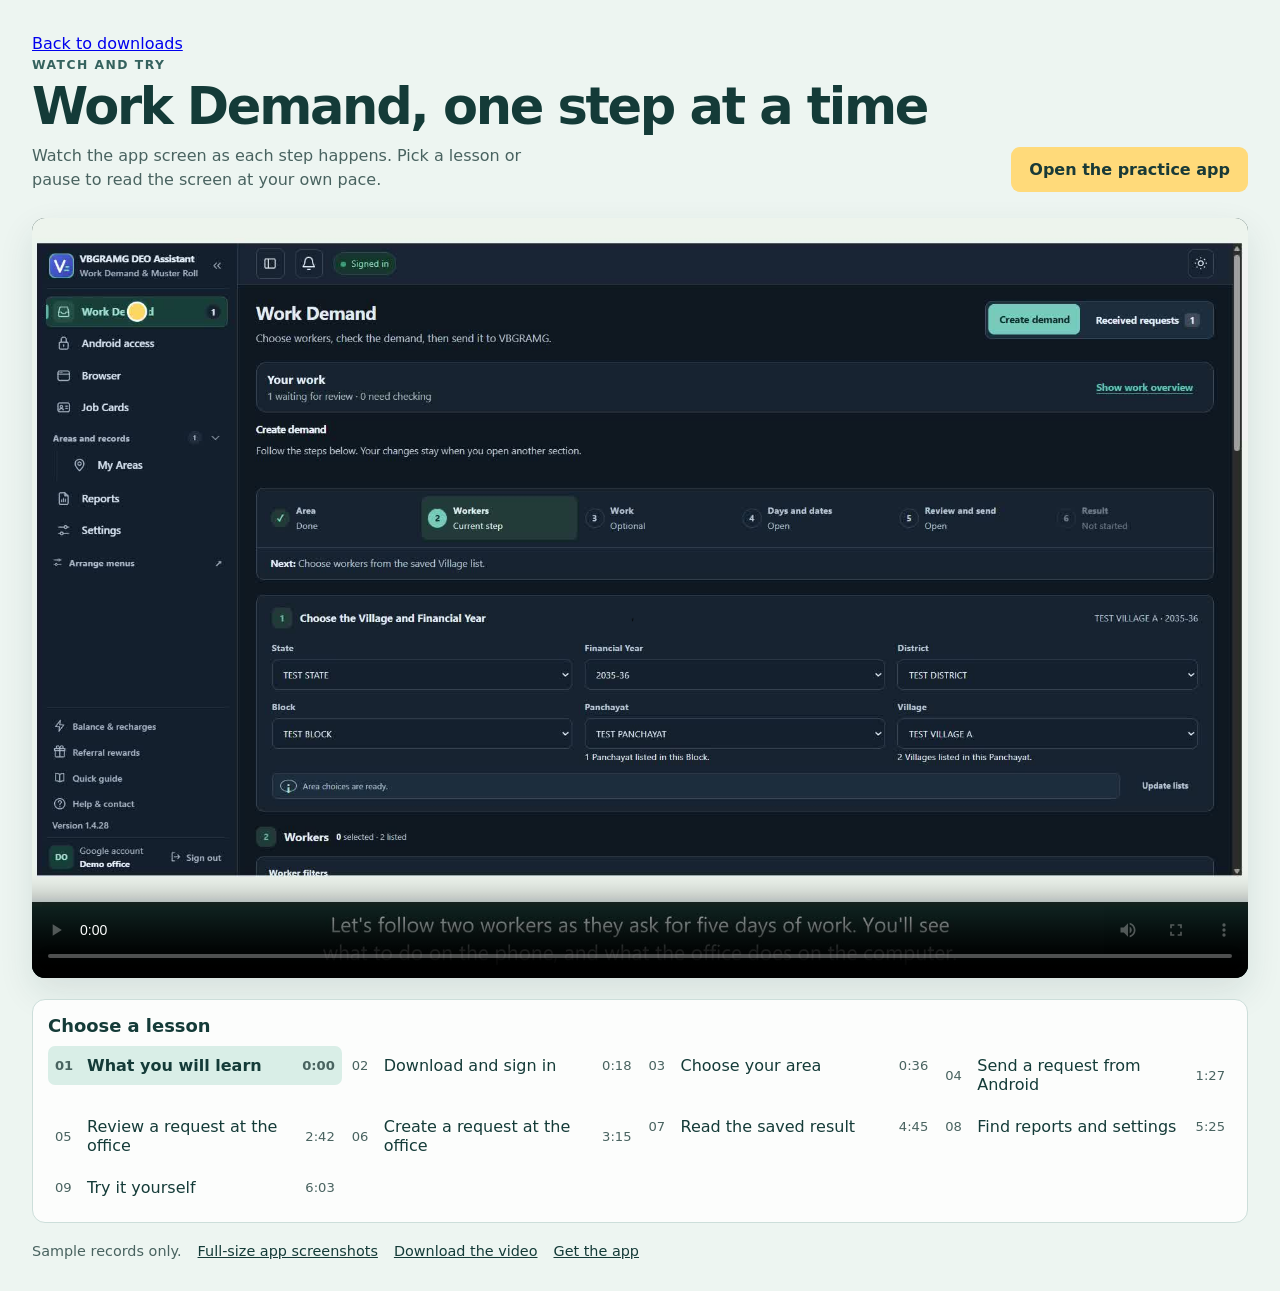
<file: docs/learn/classroom.html>
<!doctype html>
<html lang="en">
<meta charset="utf-8">
<meta name="viewport" content="width=device-width, initial-scale=1">
<title>Work Demand · Watch and try</title>
<style>
  :root{color-scheme:light;--ink:#143b38;--muted:#496360;--line:#ccdeda;--wash:#edf5f1;--paper:#fcfdfc;--gold:#ffda7a;font:16px "Segoe UI",system-ui,sans-serif;color:var(--ink);background:var(--wash)}
  *{box-sizing:border-box}body{margin:0}main{max-width:1720px;margin:auto;padding:clamp(12px,2.5vw,40px)}
  header{display:flex;align-items:end;justify-content:space-between;gap:20px;flex-wrap:wrap;margin-bottom:26px}
  h1{font-size:clamp(28px,5vw,51px);letter-spacing:-.045em;line-height:1.05;margin:6px 0 10px}
  p{line-height:1.5;margin:0}.tag{font-size:.77rem;font-weight:800;letter-spacing:.12em;color:#35625e}
  .lead{color:var(--muted);max-width:49ch}.action{display:inline-block;padding:13px 18px;background:var(--gold);color:#193a37;border-radius:9px;font-weight:750;text-decoration:none;white-space:nowrap}
  .layout{display:grid;grid-template-columns:minmax(0,1fr);align-items:start;gap:21px}
  .screen{background:#132f2e;border-radius:13px;overflow:hidden;box-shadow:0 14px 35px #173a371b}
  video{width:100%;aspect-ratio:8/5;display:block}
  aside{background:var(--paper);border:1px solid var(--line);border-radius:13px;padding:15px}
  h2{font-size:1.12rem;margin:0 0 10px}ol{display:grid;grid-template-columns:repeat(auto-fit,minmax(250px,1fr));list-style:none;gap:3px;margin:0;padding:0}
  button{display:grid;grid-template-columns:25px 1fr auto;align-items:center;gap:7px;width:100%;text-align:left;background:transparent;border:0;border-radius:7px;padding:10px 7px;color:var(--ink);font:inherit;cursor:pointer}
  button:hover{background:#e5eeeb}button[aria-current="true"]{background:#d9eee7;font-weight:750}
  .number,.time{color:var(--muted);font-size:.82rem;font-variant-numeric:tabular-nums}
  footer{display:flex;gap:16px;flex-wrap:wrap;margin-top:20px;color:var(--muted);font-size:.9rem}footer a{color:var(--ink)}
  a:focus-visible,button:focus-visible{outline:3px solid #89660f;outline-offset:2px}
  @media(max-width:970px){.layout{grid-template-columns:1fr}ol{grid-template-columns:repeat(auto-fit,minmax(220px,1fr))}}
</style>
<main>
  <p><a href="../index.html">Back to downloads</a></p>
  <header>
    <div><p class="tag">WATCH AND TRY</p><h1>Work Demand, one step at a time</h1>
    <p class="lead">Watch the app screen as each step happens. Pick a lesson or pause to read the screen at your own pace.</p></div>
    <a class="action" href="practice.html" target="_blank" rel="noopener">Open the practice app</a>
  </header>
  <div class="layout">
    <section class="screen" aria-label="Work Demand video">
      <video controls playsinline preload="metadata" poster="cover.jpg" src="../videos/VBGRAMG-Tutorial-Simple-English.mp4?v=20261103"></video>
    </section>
    <aside><h2>Choose a lesson</h2><ol id="chapters"></ol></aside>
  </div>
  <footer><span>Sample records only.</span><a href="screenshots.html">Full-size app screenshots</a><a href="../videos/VBGRAMG-Tutorial-Simple-English.mp4?v=20261103" download>Download the video</a>
    <a href="../index.html">Get the app</a></footer>
</main>
<script src="chapters.js"></script>
<script>
const video=document.querySelector("video");
const items=document.querySelector("#chapters");
const chapters=window.lessonChapters || [];
const showTime=s=>Math.floor(s/60)+":"+String(Math.floor(s)%60).padStart(2,"0");
const controls=chapters.map((chapter,i)=>{
  const item=document.createElement("li"), button=document.createElement("button");
  button.type="button";
  [String(i+1).padStart(2,"0"),chapter.title,showTime(chapter.start)].forEach((value,n)=>{
    const span=document.createElement("span"); span.textContent=value;
    span.className=n===0?"number":n===2?"time":"name"; button.append(span);
  });
  button.addEventListener("click",()=>{video.currentTime=chapter.start; video.play().catch(()=>{});});
  item.append(button); items.append(item); return button;
});
function update() {
  const current=chapters.findLastIndex(chapter=>chapter.start<=video.currentTime+.08);
  controls.forEach((button,i)=>button.setAttribute("aria-current",String(i===current)));
}
video.addEventListener("timeupdate",update);
update();
</script>
</html>
</file>
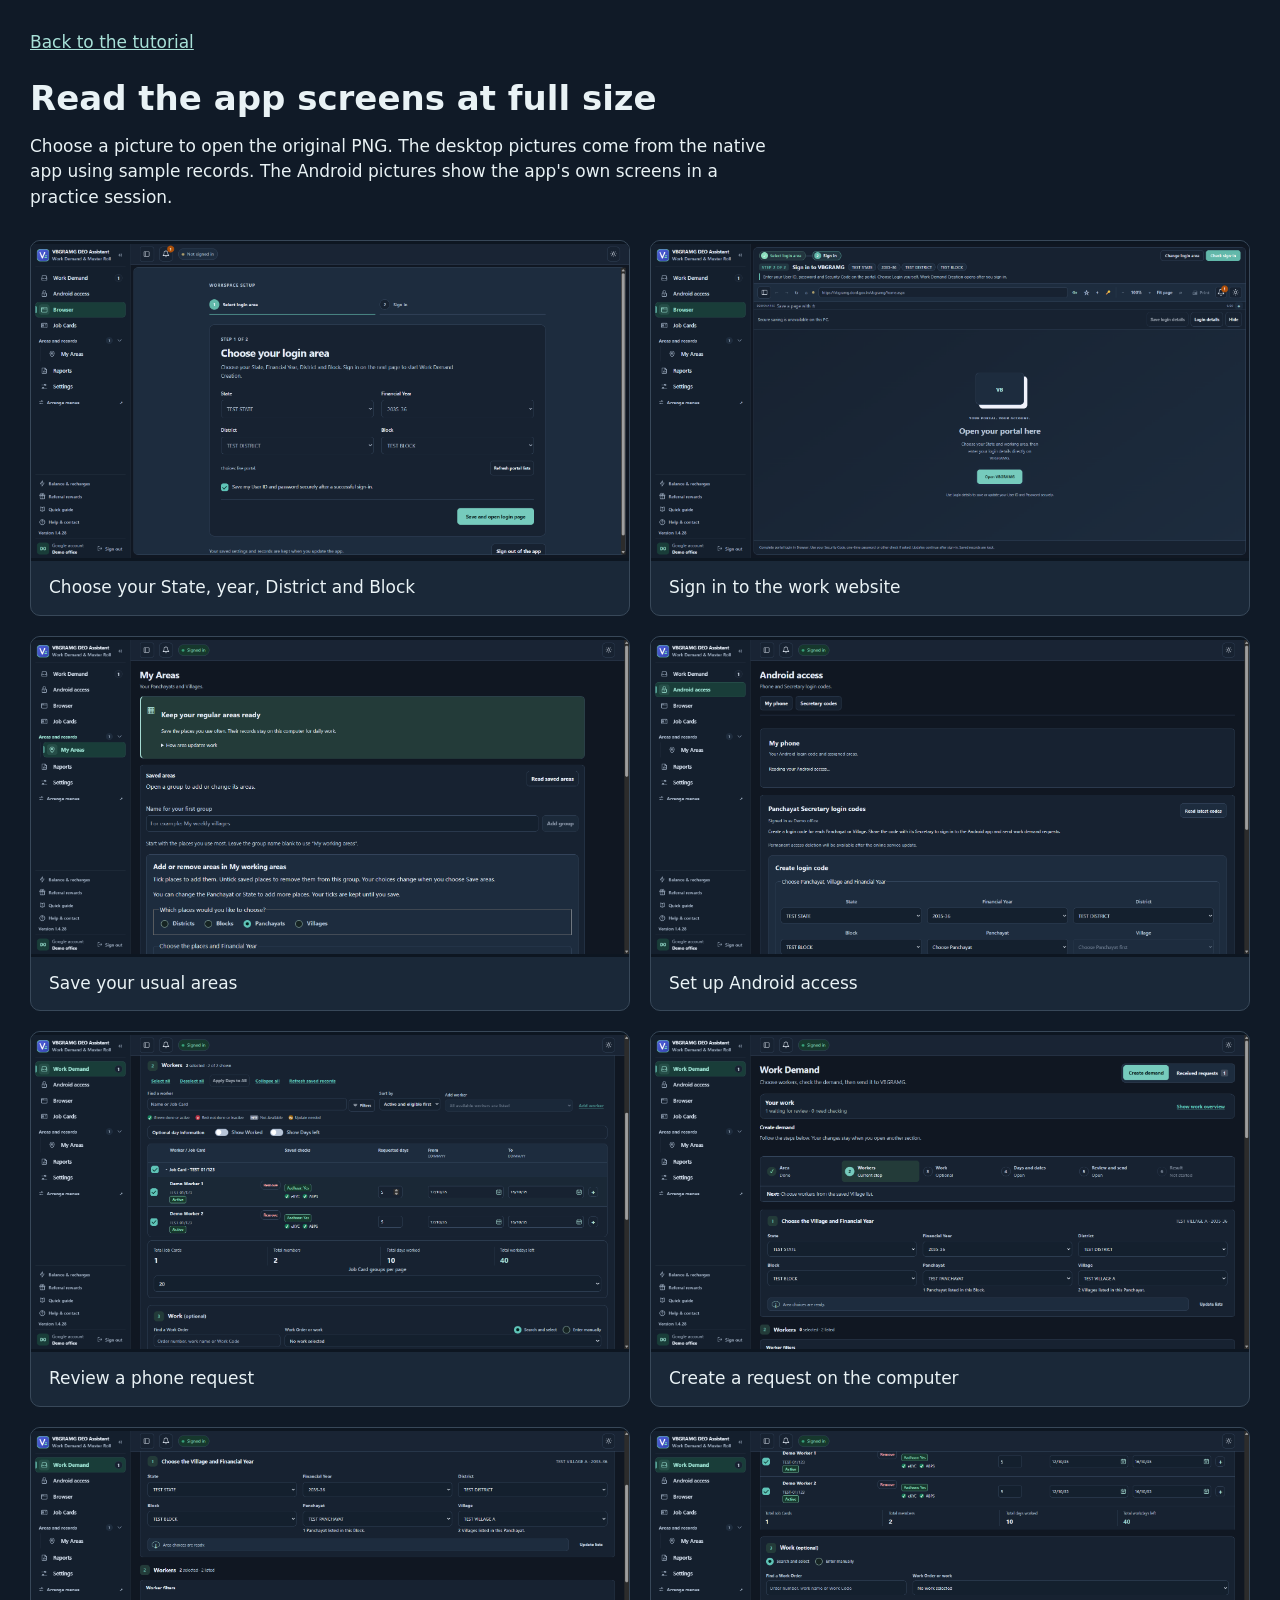
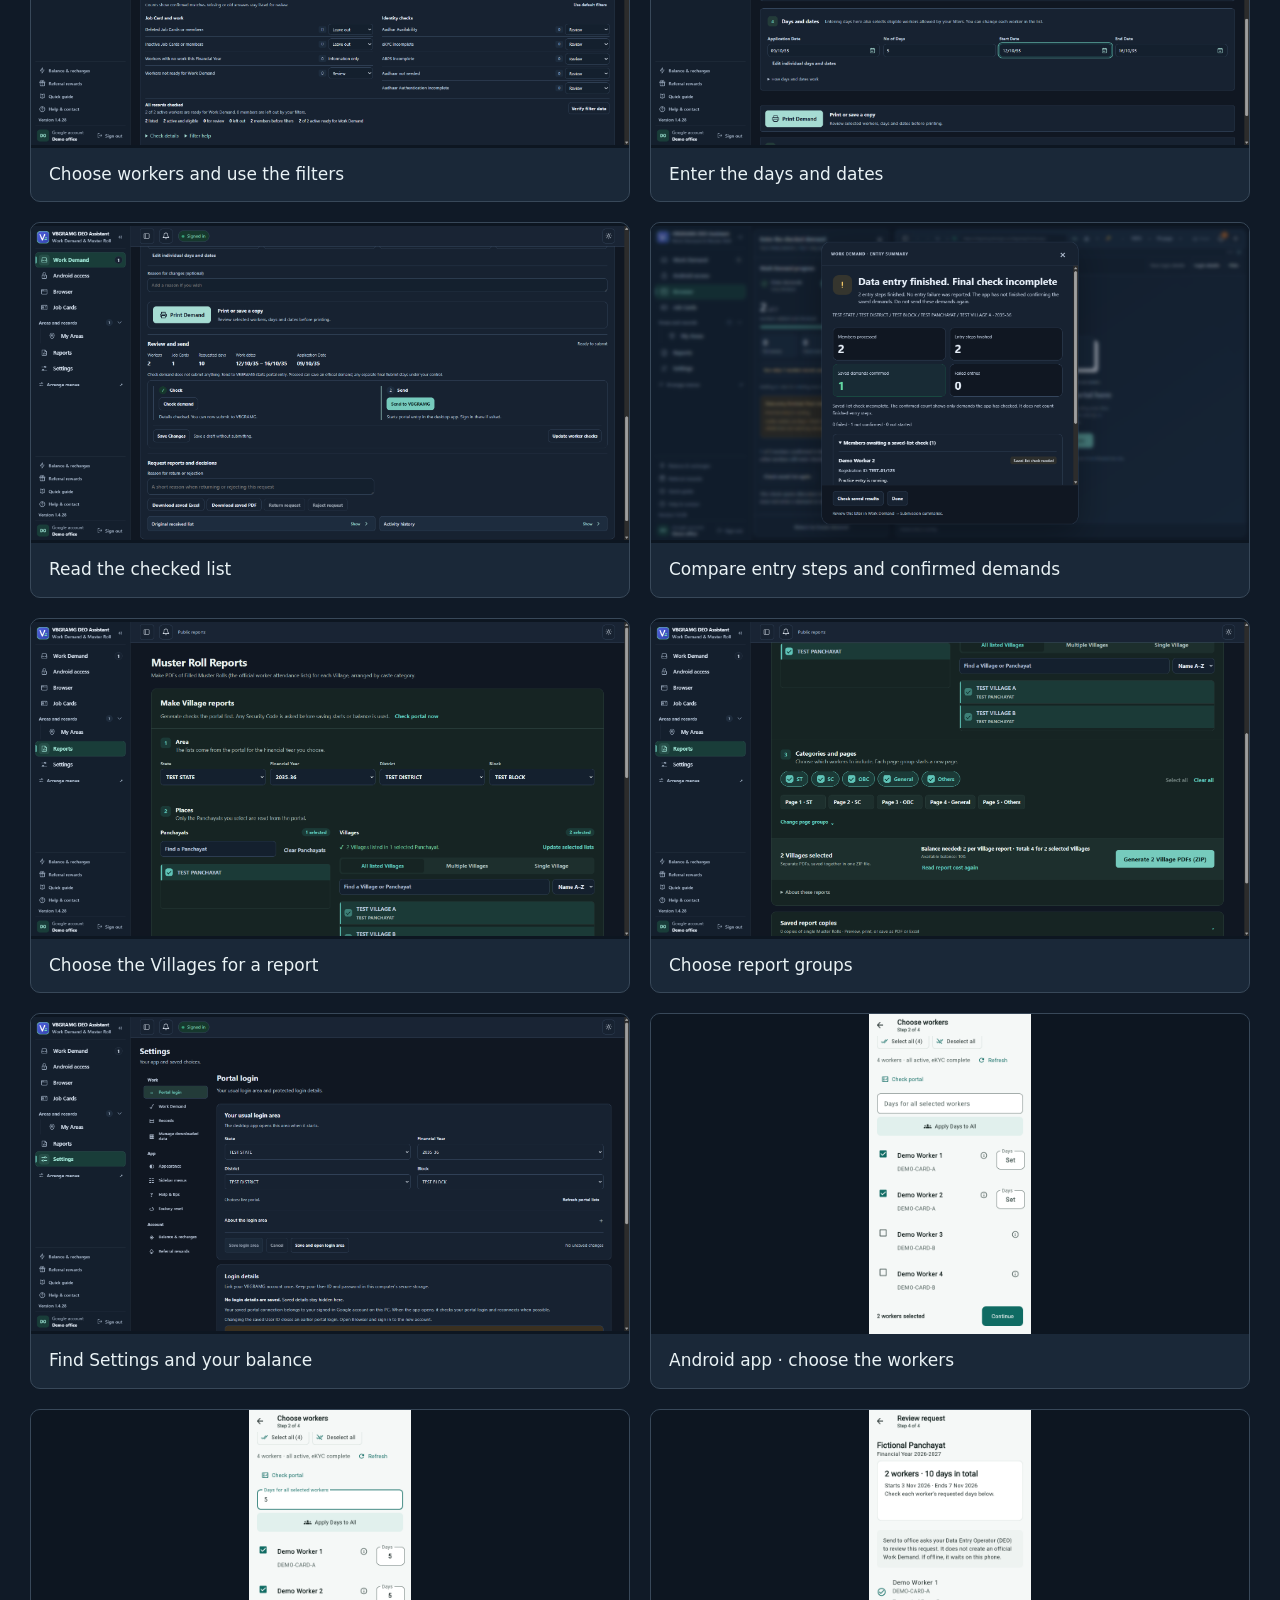
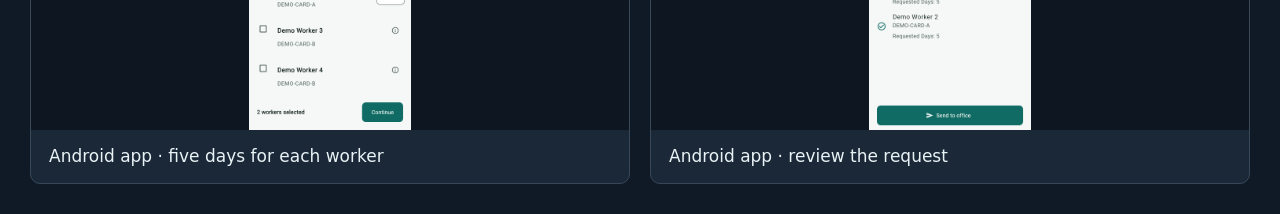
<file: docs/learn/screenshots.html>
<!doctype html>
<html lang="en"><meta charset="utf-8"><meta name="viewport" content="width=device-width, initial-scale=1">
<title>Work Demand app screenshots</title>
<style>
  body{font:17px/1.5 "Segoe UI",system-ui,sans-serif;background:#101a27;color:#e9f2f5;max-width:1460px;margin:auto;padding:30px}
  a{color:#a8e1d8}h1{line-height:1.1;margin:24px 0 14px}
  p{max-width:70ch}
  .grid{display:grid;grid-template-columns:repeat(auto-fit,minmax(min(100%,420px),1fr));gap:20px;margin-top:30px}
  figure{margin:0;background:#1a2838;border:1px solid #384859;border-radius:10px;overflow:hidden}
  figure a{display:block}img{display:block;width:100%;height:320px;object-fit:contain;background:#0d1621}
  figcaption{padding:14px 18px}
</style>
<a href="classroom.html">Back to the tutorial</a>
<h1>Read the app screens at full size</h1>
<p>Choose a picture to open the original PNG. The desktop pictures come from the native app using sample records. The Android pictures show the app's own screens in a practice session.</p>
<div class="grid"><figure><a href="screenshots/setup-area-choices.png" target="_blank" rel="noopener"><img src="screenshots/setup-area-choices.png" loading="lazy" alt="Choose your State, year, District and Block"></a><figcaption>Choose your State, year, District and Block</figcaption></figure><figure><a href="screenshots/setup-signin.png" target="_blank" rel="noopener"><img src="screenshots/setup-signin.png" loading="lazy" alt="Sign in to the work website"></a><figcaption>Sign in to the work website</figcaption></figure><figure><a href="screenshots/my-areas.png" target="_blank" rel="noopener"><img src="screenshots/my-areas.png" loading="lazy" alt="Save your usual areas"></a><figcaption>Save your usual areas</figcaption></figure><figure><a href="screenshots/phone-access.png" target="_blank" rel="noopener"><img src="screenshots/phone-access.png" loading="lazy" alt="Set up Android access"></a><figcaption>Set up Android access</figcaption></figure><figure><a href="screenshots/office-open.png" target="_blank" rel="noopener"><img src="screenshots/office-open.png" loading="lazy" alt="Review a phone request"></a><figcaption>Review a phone request</figcaption></figure><figure><a href="screenshots/manual-area.png" target="_blank" rel="noopener"><img src="screenshots/manual-area.png" loading="lazy" alt="Create a request on the computer"></a><figcaption>Create a request on the computer</figcaption></figure><figure><a href="screenshots/manual-workers.png" target="_blank" rel="noopener"><img src="screenshots/manual-workers.png" loading="lazy" alt="Choose workers and use the filters"></a><figcaption>Choose workers and use the filters</figcaption></figure><figure><a href="screenshots/manual-days-fields.png" target="_blank" rel="noopener"><img src="screenshots/manual-days-fields.png" loading="lazy" alt="Enter the days and dates"></a><figcaption>Enter the days and dates</figcaption></figure><figure><a href="screenshots/office-check.png" target="_blank" rel="noopener"><img src="screenshots/office-check.png" loading="lazy" alt="Read the checked list"></a><figcaption>Read the checked list</figcaption></figure><figure><a href="screenshots/saved.png" target="_blank" rel="noopener"><img src="screenshots/saved.png" loading="lazy" alt="Compare entry steps and confirmed demands"></a><figcaption>Compare entry steps and confirmed demands</figcaption></figure><figure><a href="screenshots/reports.png" target="_blank" rel="noopener"><img src="screenshots/reports.png" loading="lazy" alt="Choose the Villages for a report"></a><figcaption>Choose the Villages for a report</figcaption></figure><figure><a href="screenshots/report-options.png" target="_blank" rel="noopener"><img src="screenshots/report-options.png" loading="lazy" alt="Choose report groups"></a><figcaption>Choose report groups</figcaption></figure><figure><a href="screenshots/settings.png" target="_blank" rel="noopener"><img src="screenshots/settings.png" loading="lazy" alt="Find Settings and your balance"></a><figcaption>Find Settings and your balance</figcaption></figure><figure><a href="screenshots/phone-start.png" target="_blank" rel="noopener"><img src="screenshots/phone-start.png" loading="lazy" alt="Android app · choose the workers"></a><figcaption>Android app · choose the workers</figcaption></figure><figure><a href="screenshots/phone-days.png" target="_blank" rel="noopener"><img src="screenshots/phone-days.png" loading="lazy" alt="Android app · five days for each worker"></a><figcaption>Android app · five days for each worker</figcaption></figure><figure><a href="screenshots/phone-date.png" target="_blank" rel="noopener"><img src="screenshots/phone-date.png" loading="lazy" alt="Android app · review the request"></a><figcaption>Android app · review the request</figcaption></figure></div></html>
</file>
<file: docs/download.css>
:root{color-scheme:light;--ink:#182d31;--muted:#566c70;--accent:#126e61;--line:#d6e3df;font-family:system-ui,-apple-system,"Segoe UI",sans-serif;background:#f5f8f6;color:var(--ink);font-size:16px;line-height:1.6}
*{box-sizing:border-box}body{margin:0}header,main,footer{width:min(1120px,calc(100% - 48px));margin:auto}header{padding:28px 0}.brand{display:inline-flex;gap:12px;align-items:center;text-decoration:none;color:var(--ink);font-size:15px;font-weight:700}.brand small{display:block;font-size:11px;color:var(--muted);font-weight:400}.brand-mark{display:block;width:42px;height:42px;border-radius:12px;box-shadow:0 4px 12px rgba(6,58,44,.22)}main{padding:25px 0 28px}.eyebrow{font-size:11px;font-weight:750;letter-spacing:.13em;color:var(--accent);margin:0 0 8px}h1{font-size:clamp(34px,5.5vw,58px);line-height:1.12;letter-spacing:-.035em;margin:0 0 20px;font-weight:730}h2{font-size:22px;line-height:1.3;margin:0 0 10px}.intro{font-size:18px;color:var(--muted);max-width:650px;margin:0 0 30px}section{margin:22px 0;padding:28px;border:1px solid var(--line);border-radius:16px;background:white}.invite{border-color:#9cc9bb;background:#edf7f2}.invite h2{font-size:18px}.invite p{margin:6px 0}.invite .eyebrow{margin-bottom:8px}.code-row{display:flex;gap:12px;margin:18px 0}.code-row input{min-width:0;flex:1;padding:12px 14px;background:white;border:1px solid #9fbeb4;border-radius:8px;font-family:monospace;font-size:22px;letter-spacing:.07em;color:var(--ink)}button{border:0;border-radius:8px;background:var(--accent);color:white;font:inherit;font-weight:650;padding:12px 22px;cursor:pointer}.benefit{color:#205a46}.section-heading{display:flex;gap:16px;align-items:center;justify-content:space-between}#version{font-size:13px;color:var(--muted);white-space:nowrap}#download-status{color:var(--muted);font-size:14px}.download-options{display:grid;grid-template-columns:repeat(3,minmax(0,1fr));gap:12px;margin:20px 0}.download{display:flex;flex-direction:column;justify-content:center;min-height:95px;padding:16px;border:1px solid var(--line);border-radius:10px;text-decoration:none;color:var(--ink);transition:transform .15s,border-color .15s}.download:hover{transform:translateY(-2px);border-color:var(--accent)}.download strong{font-size:14px}.download span{font-size:12px;margin-top:6px;opacity:.85}.download.primary{background:var(--accent);color:white;border-color:var(--accent)}a{color:var(--accent)}.text-link{font-size:13px}.steps{background:transparent;border:0;padding:14px 0}.steps ol{list-style:none;counter-reset:step;padding:0;margin:22px 0;display:grid;grid-template-columns:repeat(3,minmax(0,1fr));gap:24px}.steps li{counter-increment:step}.steps li::before{content:counter(step);display:grid;place-items:center;width:30px;height:30px;border:1px solid #b6cfc5;border-radius:50%;font-size:13px;color:var(--accent);margin-bottom:12px}.steps strong,.steps span{display:block}.steps strong{font-size:14px}.steps span,.steps p{font-size:13px;color:var(--muted)}footer{padding:24px 0 34px;border-top:1px solid var(--line);font-size:12px;color:var(--muted)}footer p{font-size:11px;margin:8px 0}.sr-only{position:absolute;width:1px;height:1px;padding:0;margin:-1px;overflow:hidden;clip:rect(0,0,0,0);white-space:nowrap;border:0}[hidden]{display:none!important}button:focus-visible,a:focus-visible,input:focus-visible{outline:3px solid #4c9d86;outline-offset:4px}@media(max-width:650px){header,main,footer{width:calc(100% - 32px)}header{padding:20px 0}main{padding-top:18px}section{padding:20px}.code-row{flex-wrap:wrap}.code-row input{flex-basis:100%;width:100%}.code-row button{width:100%}.download-options,.steps ol{grid-template-columns:1fr}.download{min-height:78px}.steps li{display:grid;grid-template-columns:30px 1fr;column-gap:12px}.steps li::before{grid-row:1/3;margin:0}.steps span{grid-column:2}.section-heading{align-items:start}}
#android-downloads{border-color:#9cc9bb;background:#edf7f2}.android-options{grid-template-columns:1fr}.android-options .download{min-height:82px;align-items:center;text-align:center}.android-options .download strong{font-size:19px}.version{font-size:13px;color:var(--muted);white-space:nowrap}.download-help{font-size:14px;color:var(--muted)}

html{scroll-padding-top:24px}
.quick-links{display:flex;flex-wrap:wrap;gap:10px;margin:0 0 30px}
.quick-links a{padding:9px 18px;border:1px solid #afc9bf;border-radius:999px;font-size:14px;font-weight:650;text-decoration:none;background:white}
.quick-links a:hover{background:#e5f2eb}
.watch{scroll-margin-top:24px}
.watch-intro{color:var(--muted);margin:8px 0 24px}
.video-grid{display:grid;grid-template-columns:minmax(0,1fr);gap:24px;align-items:start}
.video-card{min-width:0}
.video-heading{min-height:114px}
.video-kind{color:var(--accent);font-size:10px;font-weight:750;letter-spacing:.1em}
.video-heading h3{font-size:20px;line-height:1.3;letter-spacing:-.015em;margin:5px 0 6px}
.video-heading p{font-size:13px;color:var(--muted);margin:0 0 16px}
video{display:block;width:100%;height:auto;border-radius:12px;background:#101527;outline:1px solid var(--line)}
.promo-card video{aspect-ratio:9/16;max-height:480px;object-fit:contain}
.tutorial-card video{aspect-ratio:16/9;object-fit:contain}
.tutorial-card .video-heading{min-height:0}
.language-choice{display:flex;flex-wrap:wrap;gap:10px;margin:0 0 18px}
.language-choice button{min-width:140px;min-height:48px;padding:10px 20px;background:white;color:var(--accent);border:1px solid #9cc9bb;font-size:15px}
.language-choice button:hover{background:#eef7f2}
.language-choice button[aria-pressed="true"]{background:var(--accent);color:white;border-color:var(--accent)}
.tutorial-length{font-size:13px;font-weight:650;color:var(--muted);margin:0 0 10px}
.ask-group{margin:24px 0 0;padding:14px 16px;border:1px solid #9cc9bb;border-radius:10px;background:#f6fbf8;font-size:15px;font-weight:650}
.ask-group a{text-underline-offset:3px}
.video-link{display:inline-block;font-size:13px;font-weight:650;text-underline-offset:3px;margin-top:14px}
.video-actions{display:flex;gap:8px 20px;flex-wrap:wrap}
.video-note{font-size:11px;line-height:1.5;color:var(--muted);margin:10px 0 0}
.video-help{font-size:14px;color:var(--muted);margin:16px 0 0}
.lesson-status{font-size:13px;color:var(--accent);min-height:2em;margin:12px 0 0}
.lessons{border-top:1px solid var(--line);padding-top:22px;margin-top:28px}
.lessons summary{cursor:pointer;font-size:17px;font-weight:700;color:var(--ink)}
.lessons>p{font-size:13px;color:var(--muted);margin:10px 0 20px}
.chapter-group+.chapter-group{margin-top:24px}
.chapter-group h3{font-size:14px;color:var(--accent);margin:0 0 10px}
.chapter-list{display:grid;grid-template-columns:repeat(2,minmax(0,1fr));list-style:none;gap:8px;margin:0;padding:0}
.chapter-list button{display:flex;align-items:baseline;gap:12px;width:100%;text-align:left;padding:11px 13px;border:1px solid var(--line);border-radius:9px;background:#f7faf8;color:var(--ink);font-size:13px;font-weight:500;line-height:1.45}
.chapter-list button:hover{border-color:var(--accent);background:#eef7f2}
.chapter-list[lang="hi"] button{font-size:14px}
.chapter-list button[aria-current="step"]{border-color:var(--accent);background:#e4f3e9;color:#0a5449}
.chapter-time{flex-shrink:0;font-size:12px;font-weight:700;font-variant-numeric:tabular-nums;color:var(--accent)}
.watch-footnote{border-top:1px solid var(--line);padding-top:20px;margin:24px 0 4px;font-size:12px;color:var(--muted)}
video:focus-visible,summary:focus-visible{outline:3px solid #4c9d86;outline-offset:4px}
@media(max-width:650px){.video-grid{grid-template-columns:1fr;gap:30px}.video-heading{min-height:0}.promo-card video{width:min(100%,258px);margin-inline:auto;max-height:460px}.chapter-list{grid-template-columns:1fr}.watch{padding:20px}.video-heading h3{font-size:21px}.chapter-list button{min-height:48px}.video-actions{gap:0 18px}.language-choice button{flex:1 1 calc(50% - 5px);min-width:0;padding:10px 12px}}

.learning-actions{display:flex;align-items:center;flex-wrap:wrap;gap:12px 22px;margin:0 0 24px}
.learning-actions a{font-size:14px;font-weight:650;text-underline-offset:3px}
.learning-actions .learn-primary{background:var(--accent);color:white;padding:12px 18px;border-radius:9px;text-decoration:none}
.promo-preview{border-top:1px solid var(--line);margin-top:24px;padding-top:20px}
.promo-preview summary{cursor:pointer;font-weight:650}
.promo-preview .promo-card{max-width:270px;margin:20px 0}
.promo-preview .video-heading{min-height:0}
.independent{font-size:13px;color:var(--muted);margin:-16px 0 26px}.send-to-computer{margin:4px 0 16px;padding:16px;border:1px dashed #9cc9bb;border-radius:10px;background:#f6fbf8}.send-to-computer p{margin:0 0 12px;font-size:14px}.send-to-computer p:last-child{margin:10px 0 0;font-size:13px;color:var(--muted)}.send-to-computer p:last-child:empty{display:none}.send-actions{display:flex;gap:10px;flex-wrap:wrap}.send-whatsapp{display:inline-block;border-radius:8px;background:var(--accent);color:white;font-weight:650;padding:12px 22px;text-decoration:none}#copy-page-link{background:white;color:var(--accent);border:1px solid #9cc9bb}@media(max-width:650px){.send-actions>*{flex:1 1 100%;text-align:center}}
</file>
<file: docs/join/join.css>
:root{color-scheme:light;--ink:#182d31;--muted:#566c70;--accent:#126e61;--wa:#128c4a;--line:#d6e3df;font-family:system-ui,-apple-system,"Segoe UI",sans-serif;background:#f5f8f6;color:var(--ink);font-size:16px;line-height:1.55}
*{box-sizing:border-box}
body{margin:0}
main{width:min(560px,calc(100% - 32px));margin:0 auto;padding:28px 0 36px}
.brand{display:flex;gap:12px;align-items:center;margin:0 0 22px;font-weight:700;font-size:15px}
.brand img{width:44px;height:44px;border-radius:12px;box-shadow:0 4px 12px rgba(6,58,44,.22)}
.brand small{display:block;font-weight:400;font-size:12px;color:var(--muted)}
h1{font-size:28px;line-height:1.2;margin:0 0 6px}
.hindi{color:var(--muted);margin:0 0 4px}
.group-name{font-weight:650;margin:10px 0 20px}
.actions{display:grid;gap:12px;margin:0 0 18px}
.button{display:flex;flex-direction:column;gap:2px;align-items:center;justify-content:center;min-height:56px;padding:12px 18px;border-radius:12px;font-weight:700;font-size:17px;text-decoration:none;text-align:center;border:1px solid var(--line);background:white;color:var(--accent)}
.button small{display:block;font-weight:500;font-size:14px;opacity:.92}
.button.whatsapp{background:var(--wa);border-color:var(--wa);color:white}
button.button{width:100%;font:inherit;font-weight:700;font-size:16px;cursor:pointer}
.help{padding:14px 16px;border-radius:12px;background:#fff7e6;border:1px solid #f0d49b;font-size:14px;margin:0 0 18px}
.help p{margin:4px 0}
#copy-result{min-height:1.4em;font-size:14px;color:#205a46;margin:0 0 18px}
.qr{display:flex;gap:16px;align-items:center;padding:16px;border:1px solid var(--line);border-radius:12px;background:white;margin:0 0 18px}
.qr svg{flex:0 0 auto;width:132px;height:132px;border:1px solid var(--line);border-radius:8px}
.qr p{margin:4px 0;font-size:14px}
.note{font-size:13px;color:var(--muted);margin:8px 0}
a{color:var(--accent)}
[hidden]{display:none!important}
a:focus-visible,button:focus-visible{outline:3px solid #4c9d86;outline-offset:3px}
@media(max-width:420px){.qr{flex-direction:column;text-align:center}}
</file>
